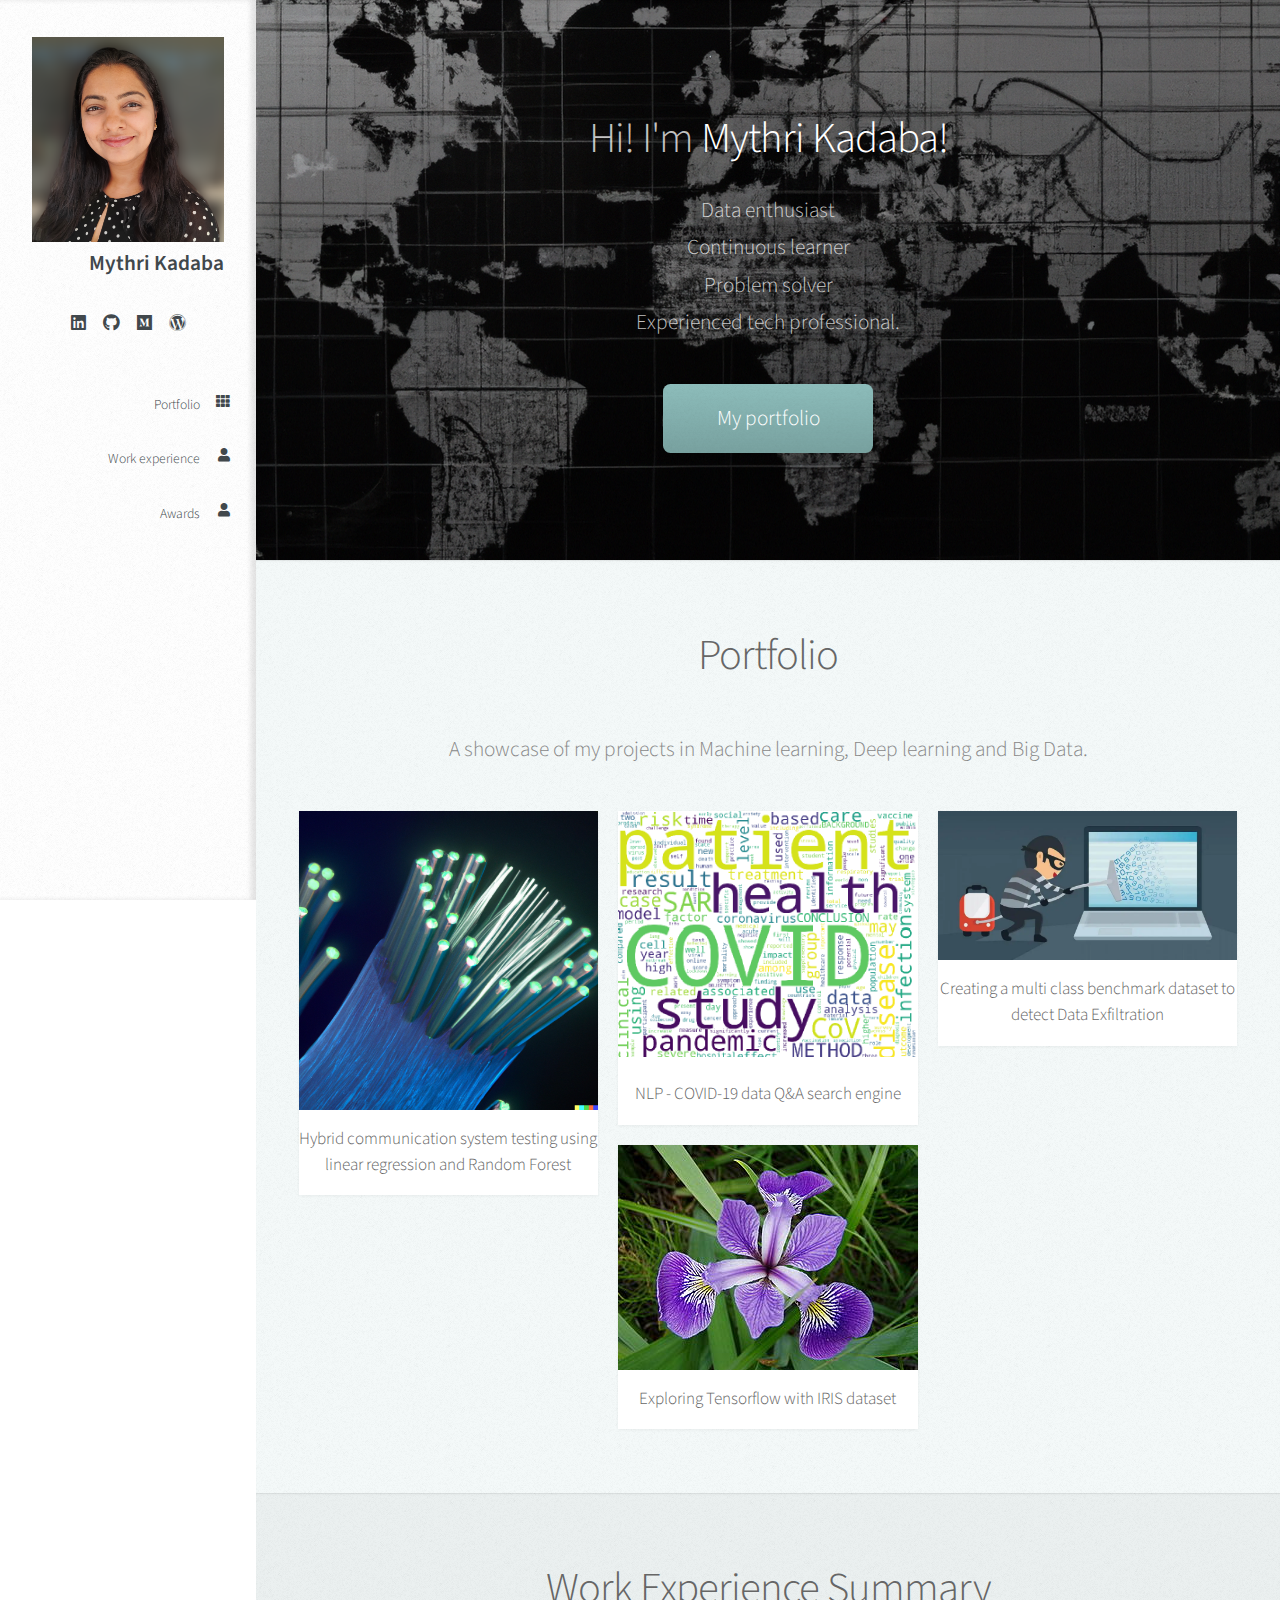
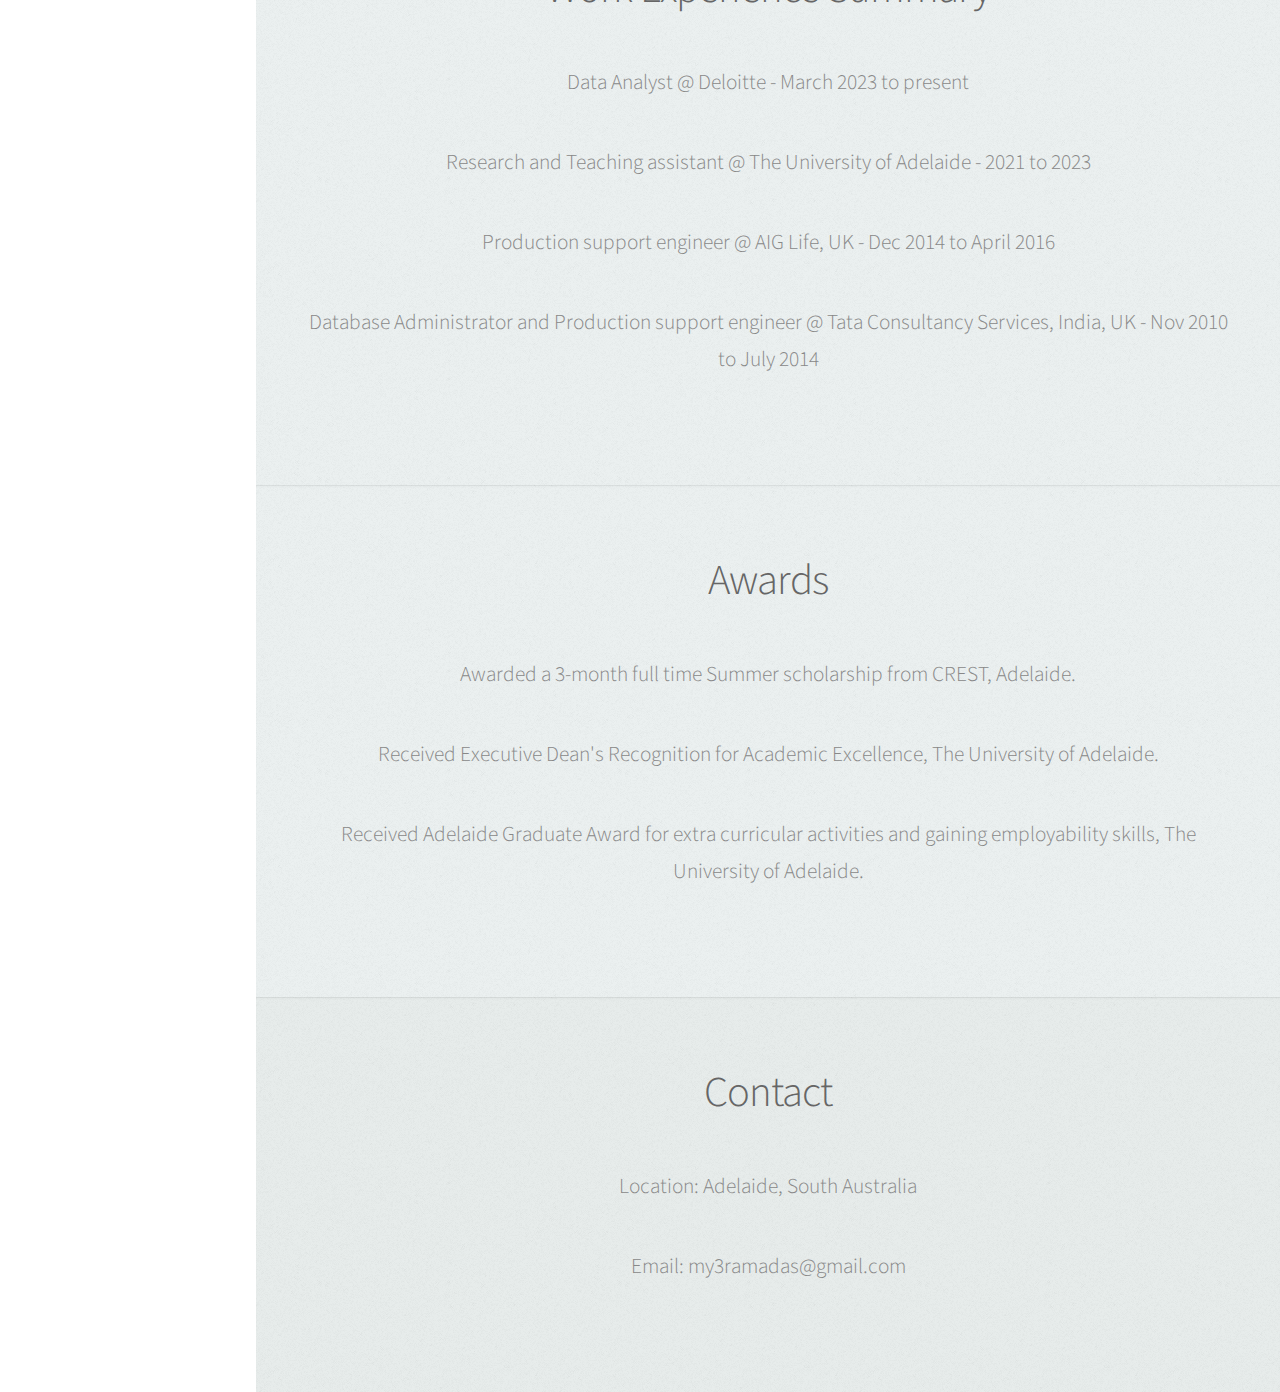
<file: index.html>
<!DOCTYPE HTML>
<!--
	Prologue by HTML5 UP
	html5up.net | @ajlkn
	Free for personal and commercial use under the CCA 3.0 license (html5up.net/license)
-->
<html>
	<head>
		<title>Mythri Kadaba</title>
		<meta charset="utf-8" />
		<meta name="viewport" content="width=device-width, initial-scale=1, user-scalable=no" />
		<link rel="stylesheet" href="assets/css/main.css" />
	</head>
	<body class="is-preload">

		<!-- Header -->
			<div id="header">

				<div class="top">

					<!-- Logo -->
						<div id="logo">
							<span class="image fit"><img src="images/Portfolio_dp.png" alt="" /></span>
							<h1 id="title">Mythri Kadaba</h1>
							<!-- <p>Data Scientist</p> -->
						</div>

					<!-- Social Icons -->
					<ul class="icons">
						<!-- <li><a href="#" class="icon brands fa-twitter"><span class="label">Twitter</span></a></li> -->
						<li><a href="https://linkedin.com/in/mythri-kadaba" class="icon brands fa-linkedin" target="_blank"><span class="label">LinkedIn</span></a></li>
						<!-- <li><a href="#" class="icon brands fa-facebook-f"><span class="label">Facebook</span></a></li> -->
						<li><a href="https://github.com/MythriKadaba" class="icon brands fa-github" target="_blank"><span class="label">Github</span></a></li>
						<li><a href="https://medium.com/@my3ramadas" class="icon brands fa-medium" target="_blank"><span class="label">Github</span></a></li>
						<li><a href="https://loveglobetrotting.wordpress.com/" class="icon brands fa-wordpress" target="_blank"><span class="label">Wordpress</span></a></li>
						<!-- <li><a href="#" class="icon brands fa-dribbble"><span class="label">Dribbble</span></a></li>
						<li><a href="#" class="icon solid fa-envelope"><span class="label">Email</span></a></li> -->
					</ul>

					<!-- Nav -->
						<nav id="nav">
							<ul>
								<!-- <li><a href="#top" id="top-link"><span class="icon solid fa-home">Intro</span></a></li> -->
								<li><a href="#portfolio" id="portfolio-link"><span class="icon solid fa-th">Portfolio</span></a></li>
								<li><a href="#about" id="about-link"><span class="icon solid fa-user">Work experience</span></a></li>
								<li><a href="#achievements" id="achievements-link"><span class="icon solid fa-user">Awards</span></a></li>
								<!-- <li><a href="#contact" id="contact-link"><span class="icon solid fa-envelope">Contact</span></a></li> -->
							</ul>
						</nav>

				</div>

				<!-- <div class="bottom"> -->

					<!-- Social Icons
						<ul class="icons">
							<li><a href="#" class="icon brands fa-twitter"><span class="label">Twitter</span></a></li>
							<li><a href="#" class="icon brands fa-facebook-f"><span class="label">Facebook</span></a></li>
							<li><a href="#" class="icon brands fa-github"><span class="label">Github</span></a></li>
							<li><a href="#" class="icon brands fa-dribbble"><span class="label">Dribbble</span></a></li>
							<li><a href="#" class="icon solid fa-envelope"><span class="label">Email</span></a></li>
						</ul> -->

				<!-- </div> -->

			</div>

		<!-- Main -->
			<div id="main">

				<!-- Intro -->
					<section id="top" class="one dark cover">
						<div class="container">

							<header>
								<h2 class="alt">Hi! I'm <strong>Mythri Kadaba!</strong><br /></h2> 
								<!-- <a href="http://html5up.net/license">A data enthusiast,</a> continuous learner, problem solver and an experienced tech professional.<br /> -->
								 <!-- <a href="http://html5up.net">HTML5 UP</a>.</h2> -->
								<p>Data enthusiast<br />
									Continuous learner <br />
									Problem solver <br />
									Experienced tech professional.</p>
							</header>

							<footer>
								<a href="#portfolio" class="button scrolly">My portfolio</a>
							</footer>

						</div>
					</section>

				<!-- Portfolio -->
					<section id="portfolio" class="two">
						<div class="container">

							<header>
								<h2>Portfolio</h2>
							</header>

							<p>A showcase of my projects in Machine learning, Deep learning and Big Data. </p>

							<div class="row">
								<div class="col-4 col-12-mobile">
									<!-- <article class="item">
										<a href="#" class="image fit"><img src="images/pic02.jpg" alt="" /></a>
										<header>
											<h3>Ipsum Feugiat</h3>
										</header>
									</article> -->
									<article class="item">
										<a href="Signals.html" class="image fit"><img src="images/FSO.png" alt="" /></a>
										<header>
											<h3>Hybrid communication system testing using linear regression and Random Forest </h3>
										</header>
									</article>
								</div>
								<div class="col-4 col-12-mobile">
									<article class="item">
										<a href="CORD.html" class="image fit"><img src="images/Wordcloud.png" alt="" /></a>
										<header>
											<h3>NLP - COVID-19 data Q&A search engine</h3>
										</header>
									</article>
									<article class="item">
										<a href="iris.html" class="image fit"><img src="images/iris.jpg" alt="" /></a>
										<header>
											<h3>Exploring Tensorflow with IRIS dataset</h3>
										</header>
									</article>
								</div>
								<div class="col-4 col-12-mobile">
									<!-- <article class="item">
										<a href="#" class="image fit"><img src="images/pic06.jpg" alt="" /></a>
										<header>
											<h3>Dolor Penatibus</h3>
										</header>
									</article> -->
									<article class="item">
										<a href="DXD.html" class="image fit"><img src="images/Data-Exfiltration.png" alt="" /></a>
										<header>
											<h3>Creating a multi class benchmark dataset to detect Data Exfiltration</h3>
										</header>
									</article>
								</div>
							</div>

						</div>
					</section>

				<!-- Work Experience -->
					<section id="about" class="three">
						<div class="container">

							<header>
								<h2>Work Experience Summary</h2>
							</header>

							<!-- <a href="#" class="image featured"><img src="images/pic08.jpg" alt="" /></a> -->
							<p>Data Analyst @ Deloitte - March 2023 to present</p>
							<p>Research and Teaching assistant @ The University of Adelaide - 2021 to 2023</p>
							<p>Production support engineer @ AIG Life, UK - Dec 2014 to April 2016</p>
							<p>Database Administrator and Production support engineer @ Tata Consultancy Services, India, UK - Nov 2010 to July 2014</p>
							



						</div>
					</section>

				<!-- Achievements -->
				<section id="achievements" class="three">
					<div class="container">

						<header>
							<h2>Awards</h2>
						</header>

						<!-- <a href="#" class="image featured"><img src="images/pic08.jpg" alt="" /></a> -->

						<p>Awarded a 3-month full time Summer scholarship from CREST, Adelaide.</p>	
						<p>Received Executive Dean's Recognition for Academic Excellence, The University of Adelaide.</p>
						<p>Received Adelaide Graduate Award for extra curricular activities and gaining employability skills, The University of Adelaide.</p>

					</div>
				</section>

				<!-- Contact -->
					<section id="contact" class="four">
						<div class="container">

							<header>
								<h2>Contact</h2>
							</header>

							<p>Location: Adelaide, South Australia</p>
							<p>Email: my3ramadas@gmail.com</p>

							<!-- <form method="post" action="#">
								<div class="row">
									<div class="col-6 col-12-mobile"><input type="text" name="name" placeholder="Name" /></div>
									<div class="col-6 col-12-mobile"><input type="text" name="email" placeholder="Email" /></div>
									<div class="col-12">
										<textarea name="message" placeholder="Message"></textarea>
									</div>
									<div class="col-12">
										<input type="submit" value="Send Message" />
									</div>
								</div>
							</form> -->

						</div>
					</section>

			</div>

		

		<!-- Scripts -->
			<script src="assets/js/jquery.min.js"></script>
			<script src="assets/js/jquery.scrolly.min.js"></script>
			<script src="assets/js/jquery.scrollex.min.js"></script>
			<script src="assets/js/browser.min.js"></script>
			<script src="assets/js/breakpoints.min.js"></script>
			<script src="assets/js/util.js"></script>
			<script src="assets/js/main.js"></script>

	</body>
</html>
</file>
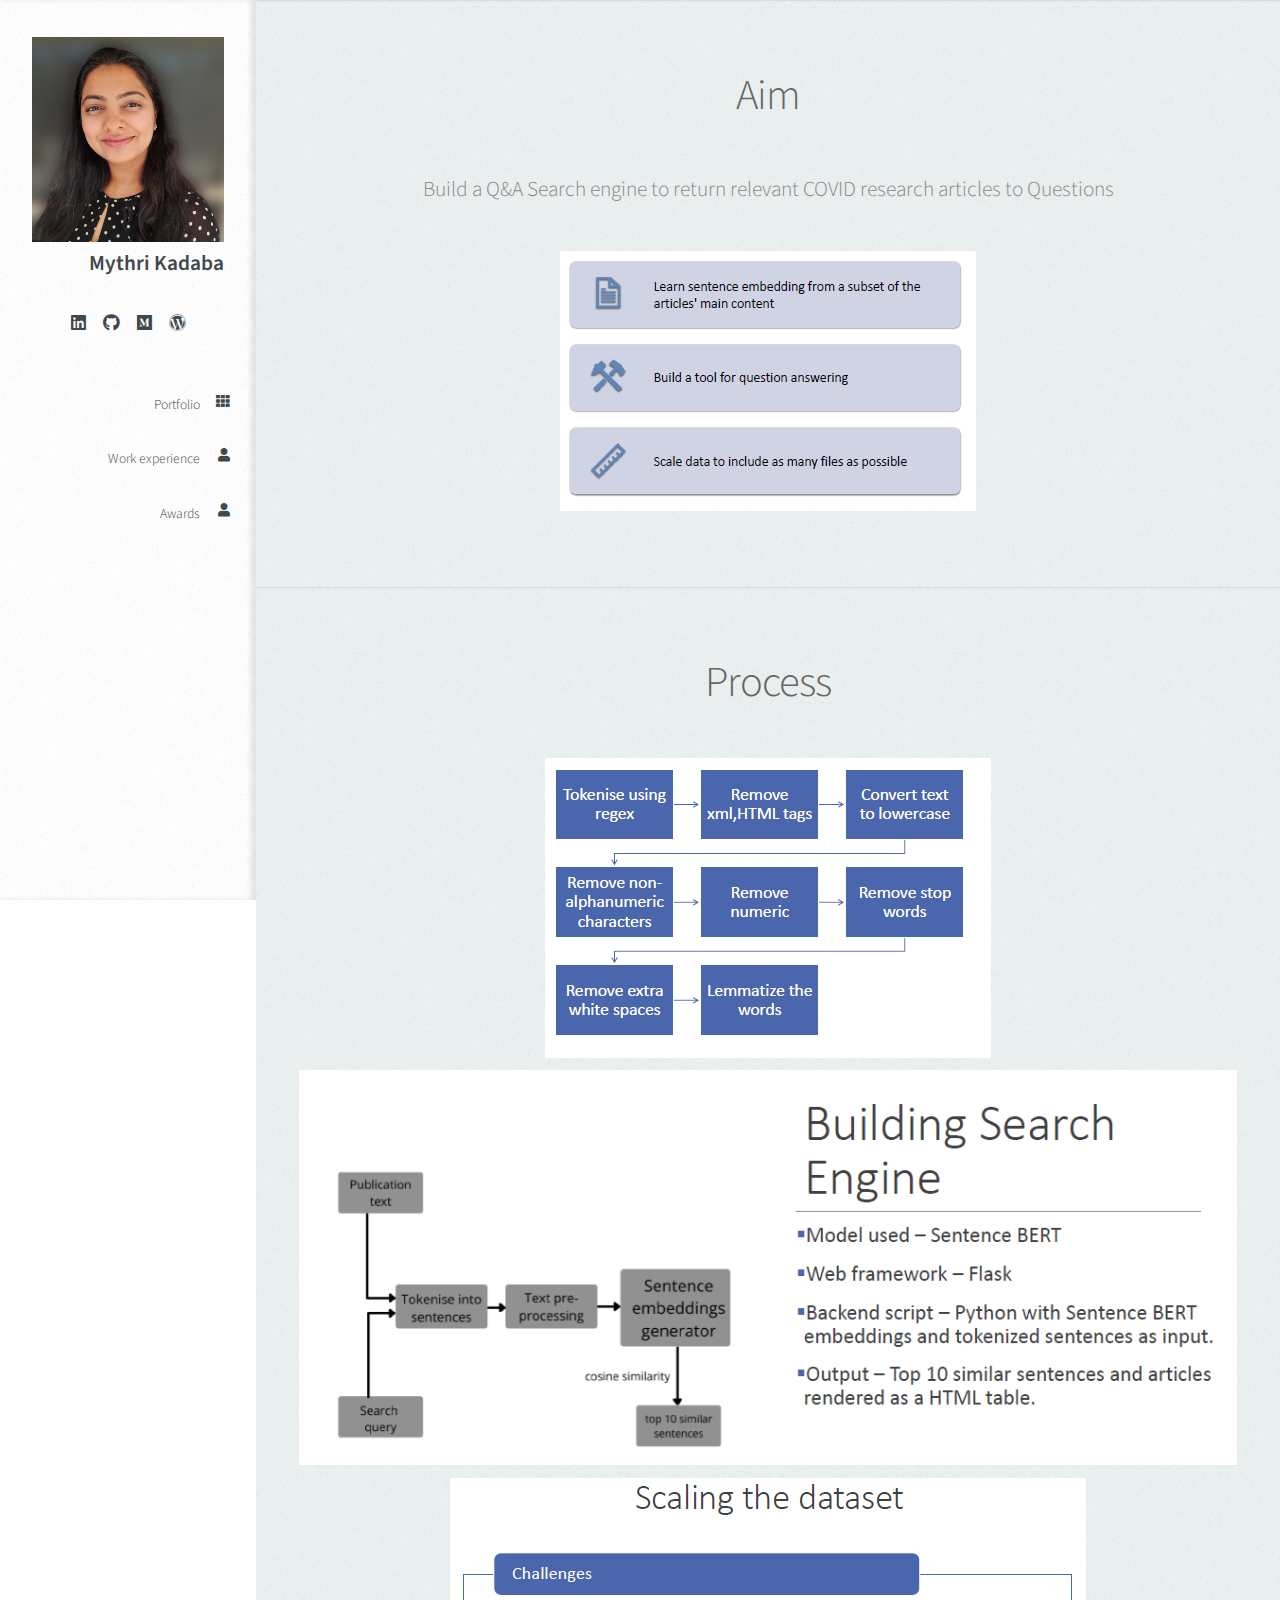
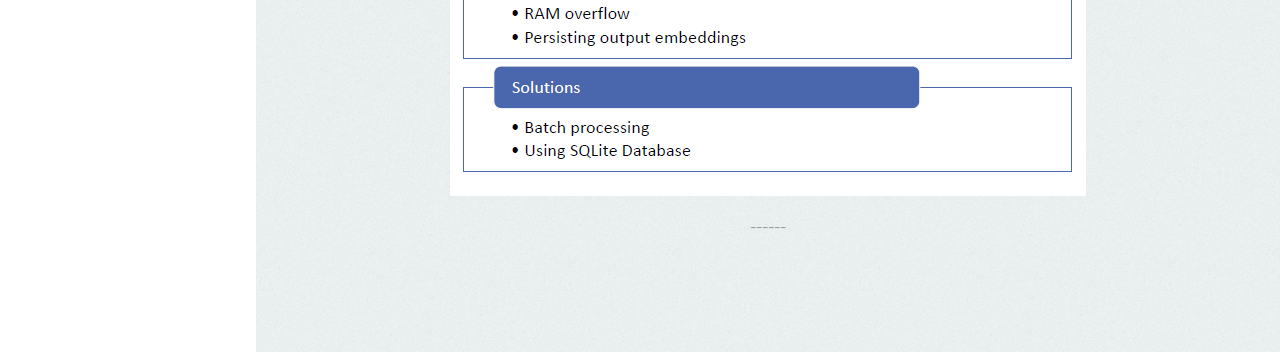
<file: CORD.html>
<!DOCTYPE HTML>
<!--
	Prologue by HTML5 UP
	html5up.net | @ajlkn
	Free for personal and commercial use under the CCA 3.0 license (html5up.net/license)
-->
<html>
	<head>
		<title>Mythri Kadaba</title>
		<meta charset="utf-8" />
		<meta name="viewport" content="width=device-width, initial-scale=1, user-scalable=no" />
		<link rel="stylesheet" href="assets/css/main.css" />
	</head>
	<body class="is-preload">

		<!-- Header -->
			<div id="header">

				<div class="top">

					<!-- Logo -->
						<div id="logo">
							<span class="image fit"><img src="images/Portfolio_dp.png" alt="" /></span>
							<h1 id="title">Mythri Kadaba</h1>
							<!-- <p>Data Scientist</p> -->
						</div>

					<!-- Social Icons -->
					<ul class="icons">
						<!-- <li><a href="#" class="icon brands fa-twitter"><span class="label">Twitter</span></a></li> -->
						<li><a href="https://linkedin.com/in/mythri-kadaba" class="icon brands fa-linkedin" target="_blank"><span class="label">LinkedIn</span></a></li>
						<!-- <li><a href="#" class="icon brands fa-facebook-f"><span class="label">Facebook</span></a></li> -->
						<li><a href="https://github.com/MythriKadaba" class="icon brands fa-github" target="_blank"><span class="label">Github</span></a></li>
						<li><a href="https://medium.com/@my3ramadas" class="icon brands fa-medium" target="_blank"><span class="label">Github</span></a></li>
						<li><a href="https://loveglobetrotting.wordpress.com/" class="icon brands fa-wordpress" target="_blank"><span class="label">Wordpress</span></a></li>
						<!-- <li><a href="#" class="icon brands fa-dribbble"><span class="label">Dribbble</span></a></li>
						<li><a href="#" class="icon solid fa-envelope"><span class="label">Email</span></a></li> -->
					</ul>

					<!-- Nav -->
						<nav id="nav">
							<ul>
								<!-- <li><a href="#top" id="top-link"><span class="icon solid fa-home">Intro</span></a></li> -->
								<li><a href="index.html#portfolio" id="portfolio-link"><span class="icon solid fa-th">Portfolio</span></a></li>
								<li><a href="index.html#about" id="about-link"><span class="icon solid fa-user">Work experience</span></a></li>
								<li><a href="index.html#achievements" id="achievements-link"><span class="icon solid fa-user">Awards</span></a></li>
								<!-- <li><a href="#contact" id="contact-link"><span class="icon solid fa-envelope">Contact</span></a></li> -->
							</ul>
						</nav>

				</div>

				<!-- <div class="bottom"> -->

					<!-- Social Icons
						<ul class="icons">
							<li><a href="#" class="icon brands fa-twitter"><span class="label">Twitter</span></a></li>
							<li><a href="#" class="icon brands fa-facebook-f"><span class="label">Facebook</span></a></li>
							<li><a href="#" class="icon brands fa-github"><span class="label">Github</span></a></li>
							<li><a href="#" class="icon brands fa-dribbble"><span class="label">Dribbble</span></a></li>
							<li><a href="#" class="icon solid fa-envelope"><span class="label">Email</span></a></li>
						</ul> -->

				<!-- </div> -->

			</div>

		<!-- Main -->
			<div id="main">

				

				<!-- Work Experience -->
					<section id="Flowchart" class="three">
						<div class="container">

							<header>
								<h2>Aim</h2>
							</header>

							<p>Build a Q&A Search engine to return relevant COVID research articles to Questions
							</p>

							<a href="#" class="image"><img src="images/CORD-intro.png" alt="" /></a>

						</div>
					</section>
					<!-- Steps -->
					<section id="Tools" class="three">
						<div class="container">

							<header>
								<h2>Process</h2>
							</header>
                            <a href="#" class="image"><img src="images/CORD-preprocess.png" alt="" /></a>
                            <a href="#" class="image"><img src="images/CORD-SBERT.png" alt="" /></a>
                            <a href="#" class="image"><img src="images/CORD-scaling.png" alt="" /></a>
							<p>------
							</p>

						</div>
					</section>
				<!-- Achievements
				<section id="Results" class="three">
					<div class="container">

						<header>
							<h2>Results</h2>
						</header>

						<ul>
							<li>--</li>
							<li>--</li>
						  </ul>

					
					</div>
				</section> -->

				

			</div>

		

		<!-- Scripts -->
			<script src="assets/js/jquery.min.js"></script>
			<script src="assets/js/jquery.scrolly.min.js"></script>
			<script src="assets/js/jquery.scrollex.min.js"></script>
			<script src="assets/js/browser.min.js"></script>
			<script src="assets/js/breakpoints.min.js"></script>
			<script src="assets/js/util.js"></script>
			<script src="assets/js/main.js"></script>

	</body>
</html>
</file>
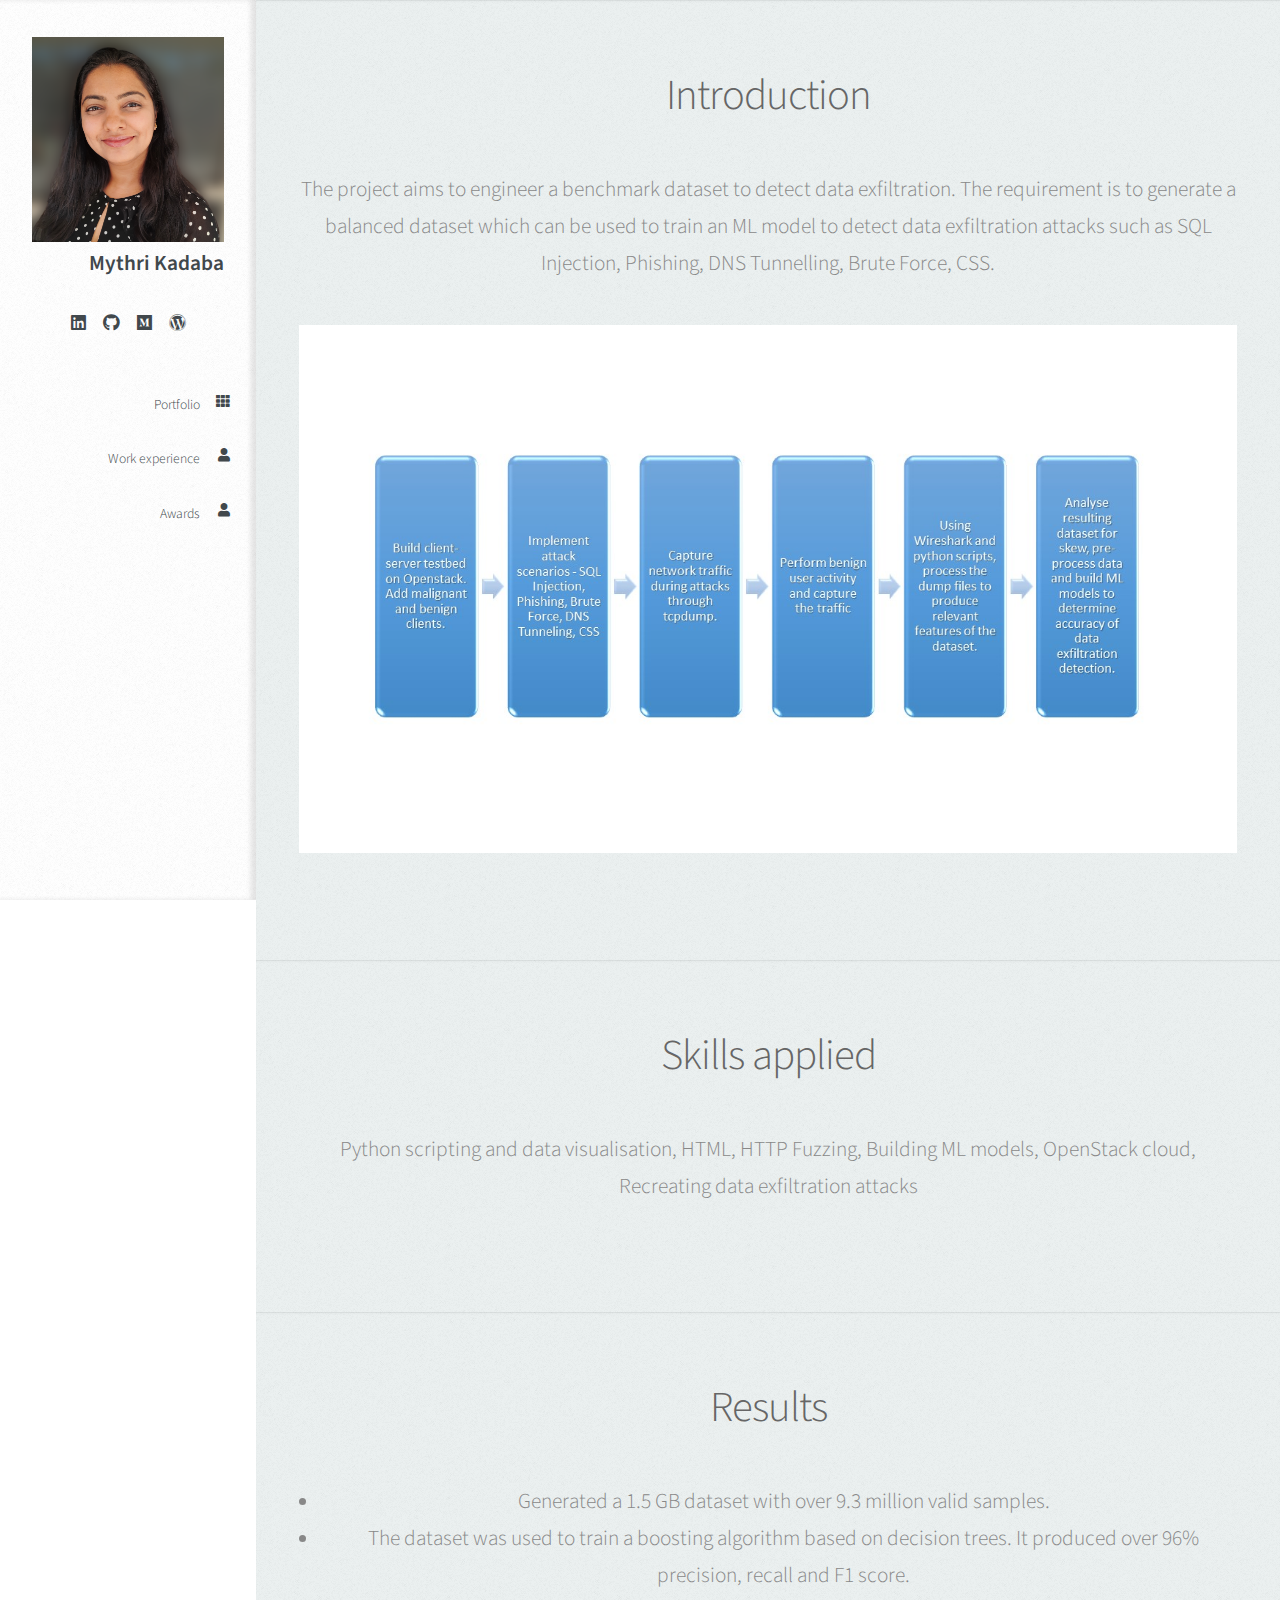
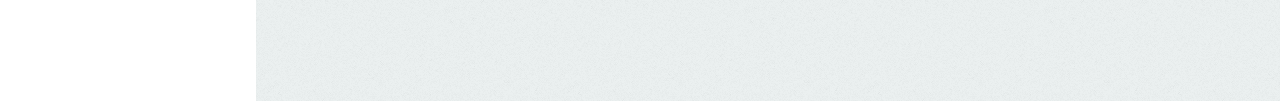
<file: DXD.html>
<!DOCTYPE HTML>
<!--
	Prologue by HTML5 UP
	html5up.net | @ajlkn
	Free for personal and commercial use under the CCA 3.0 license (html5up.net/license)
-->
<html>
	<head>
		<title>Mythri Kadaba</title>
		<meta charset="utf-8" />
		<meta name="viewport" content="width=device-width, initial-scale=1, user-scalable=no" />
		<link rel="stylesheet" href="assets/css/main.css" />
	</head>
	<body class="is-preload">

		<!-- Header -->
			<div id="header">

				<div class="top">

					<!-- Logo -->
						<div id="logo">
							<span class="image fit"><img src="images/Portfolio_dp.png" alt="" /></span>
							<h1 id="title">Mythri Kadaba</h1>
							<!-- <p>Data Scientist</p> -->
						</div>

					<!-- Social Icons -->
					<ul class="icons">
						<!-- <li><a href="#" class="icon brands fa-twitter"><span class="label">Twitter</span></a></li> -->
						<li><a href="https://linkedin.com/in/mythri-kadaba" class="icon brands fa-linkedin" target="_blank"><span class="label">LinkedIn</span></a></li>
						<!-- <li><a href="#" class="icon brands fa-facebook-f"><span class="label">Facebook</span></a></li> -->
						<li><a href="https://github.com/MythriKadaba" class="icon brands fa-github" target="_blank"><span class="label">Github</span></a></li>
						<li><a href="https://medium.com/@my3ramadas" class="icon brands fa-medium" target="_blank"><span class="label">Github</span></a></li>
						<li><a href="https://loveglobetrotting.wordpress.com/" class="icon brands fa-wordpress" target="_blank"><span class="label">Wordpress</span></a></li>
						<!-- <li><a href="#" class="icon brands fa-dribbble"><span class="label">Dribbble</span></a></li>
						<li><a href="#" class="icon solid fa-envelope"><span class="label">Email</span></a></li> -->
					</ul>

					<!-- Nav -->
						<nav id="nav">
							<ul>
								<!-- <li><a href="#top" id="top-link"><span class="icon solid fa-home">Intro</span></a></li> -->
								<li><a href="index.html#portfolio" id="portfolio-link"><span class="icon solid fa-th">Portfolio</span></a></li>
								<li><a href="index.html#about" id="about-link"><span class="icon solid fa-user">Work experience</span></a></li>
								<li><a href="index.html#achievements" id="achievements-link"><span class="icon solid fa-user">Awards</span></a></li>
								<!-- <li><a href="#contact" id="contact-link"><span class="icon solid fa-envelope">Contact</span></a></li> -->
							</ul>
						</nav>

				</div>

				<!-- <div class="bottom"> -->

					<!-- Social Icons
						<ul class="icons">
							<li><a href="#" class="icon brands fa-twitter"><span class="label">Twitter</span></a></li>
							<li><a href="#" class="icon brands fa-facebook-f"><span class="label">Facebook</span></a></li>
							<li><a href="#" class="icon brands fa-github"><span class="label">Github</span></a></li>
							<li><a href="#" class="icon brands fa-dribbble"><span class="label">Dribbble</span></a></li>
							<li><a href="#" class="icon solid fa-envelope"><span class="label">Email</span></a></li>
						</ul> -->

				<!-- </div> -->

			</div>

		<!-- Main -->
			<div id="main">

				

				<!-- Work Experience -->
					<section id="Flowchart" class="three">
						<div class="container">

							<header>
								<h2>Introduction</h2>
							</header>

							<p>The project aims to engineer a benchmark dataset to detect data exfiltration. The requirement is 
								to generate a balanced dataset which can be used to train an ML model to detect  data exfiltration attacks
								such as SQL Injection, Phishing, DNS Tunnelling, Brute Force, CSS.
							</p>

							<a href="#" class="image featured"><img src="images/DXD_flowchart.jpg" alt="" /></a>

						</div>
					</section>
					<!-- Work Experience -->
					<section id="Tools" class="three">
						<div class="container">

							<header>
								<h2>Skills applied</h2>
							</header>

							<p>Python scripting and data visualisation, HTML, HTTP Fuzzing, Building ML models, OpenStack cloud,
								Recreating data exfiltration attacks
							</p>

						</div>
					</section>
				<!-- Achievements -->
				<section id="Results" class="three">
					<div class="container">

						<header>
							<h2>Results</h2>
						</header>

						<ul>
							<li>Generated a 1.5 GB dataset with over 9.3 million valid samples.</li>
							<li>The dataset was used to train a boosting algorithm based on decision trees. It produced 
								over 96% precision, recall and F1 score.</li>
						  </ul>

					
					</div>
				</section>

				

			</div>

		

		<!-- Scripts -->
			<script src="assets/js/jquery.min.js"></script>
			<script src="assets/js/jquery.scrolly.min.js"></script>
			<script src="assets/js/jquery.scrollex.min.js"></script>
			<script src="assets/js/browser.min.js"></script>
			<script src="assets/js/breakpoints.min.js"></script>
			<script src="assets/js/util.js"></script>
			<script src="assets/js/main.js"></script>

	</body>
</html>
</file>
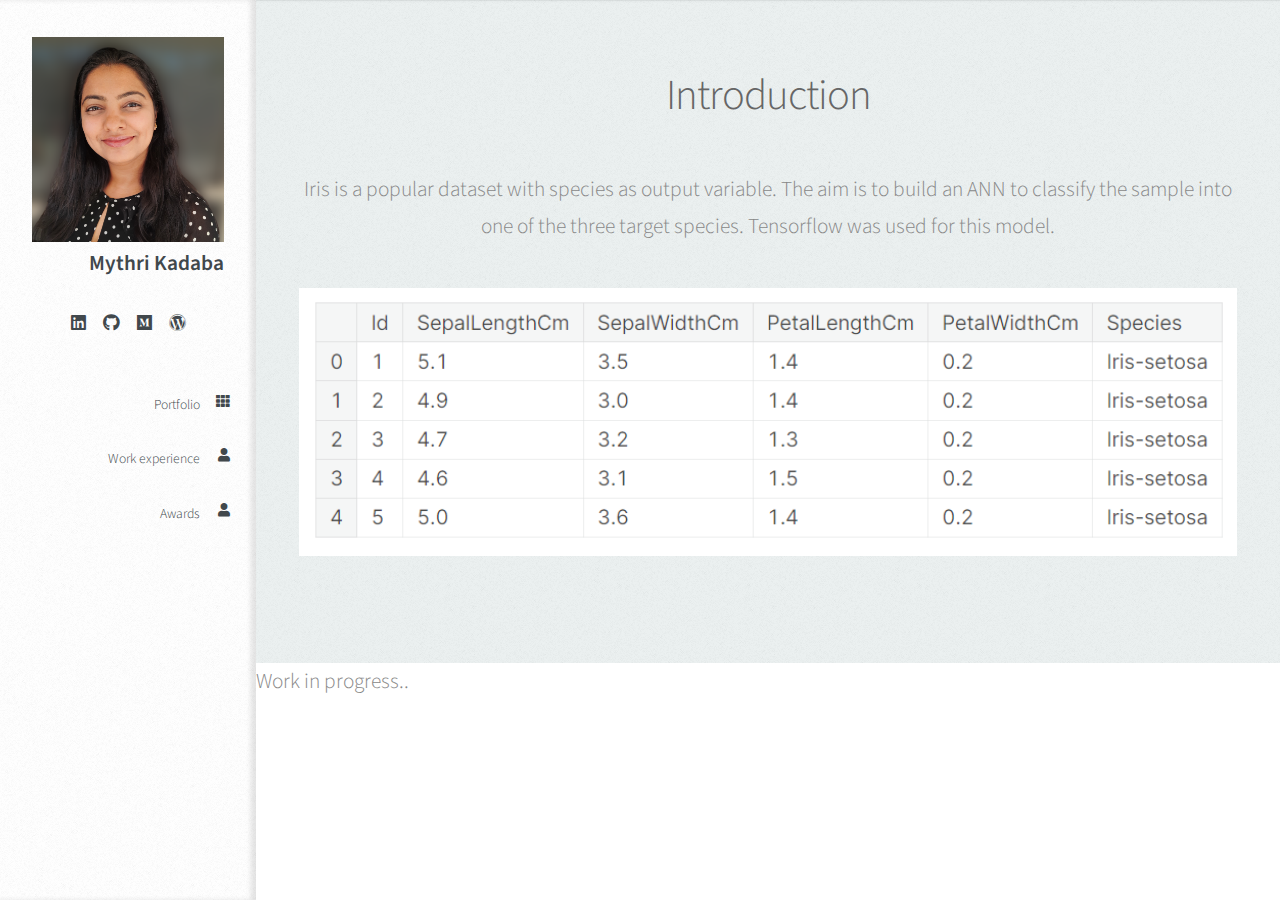
<file: iris.html>
<!DOCTYPE HTML>
<!--
	Prologue by HTML5 UP
	html5up.net | @ajlkn
	Free for personal and commercial use under the CCA 3.0 license (html5up.net/license)
-->
<html>
	<head>
		<title>Mythri Kadaba</title>
		<meta charset="utf-8" />
		<meta name="viewport" content="width=device-width, initial-scale=1, user-scalable=no" />
		<link rel="stylesheet" href="assets/css/main.css" />
	</head>
	<body class="is-preload">

		<!-- Header -->
			<div id="header">

				<div class="top">

					<!-- Logo -->
						<div id="logo">
							<span class="image fit"><img src="images/Portfolio_dp.png" alt="" /></span>
							<h1 id="title">Mythri Kadaba</h1>
							<!-- <p>Data Scientist</p> -->
						</div>

					<!-- Social Icons -->
					<ul class="icons">
						<!-- <li><a href="#" class="icon brands fa-twitter"><span class="label">Twitter</span></a></li> -->
						<li><a href="https://linkedin.com/in/mythri-kadaba" class="icon brands fa-linkedin" target="_blank"><span class="label">LinkedIn</span></a></li>
						<!-- <li><a href="#" class="icon brands fa-facebook-f"><span class="label">Facebook</span></a></li> -->
						<li><a href="https://github.com/MythriKadaba" class="icon brands fa-github" target="_blank"><span class="label">Github</span></a></li>
						<li><a href="https://medium.com/@my3ramadas" class="icon brands fa-medium" target="_blank"><span class="label">Github</span></a></li>
						<li><a href="https://loveglobetrotting.wordpress.com/" class="icon brands fa-wordpress" target="_blank"><span class="label">Wordpress</span></a></li>
						<!-- <li><a href="#" class="icon brands fa-dribbble"><span class="label">Dribbble</span></a></li>
						<li><a href="#" class="icon solid fa-envelope"><span class="label">Email</span></a></li> -->
					</ul>

					<!-- Nav -->
						<nav id="nav">
							<ul>
								<!-- <li><a href="#top" id="top-link"><span class="icon solid fa-home">Intro</span></a></li> -->
								<li><a href="index.html#portfolio" id="portfolio-link"><span class="icon solid fa-th">Portfolio</span></a></li>
								<li><a href="index.html#about" id="about-link"><span class="icon solid fa-user">Work experience</span></a></li>
								<li><a href="index.html#achievements" id="achievements-link"><span class="icon solid fa-user">Awards</span></a></li>
								<!-- <li><a href="#contact" id="contact-link"><span class="icon solid fa-envelope">Contact</span></a></li> -->
							</ul>
						</nav>

				</div>

				<!-- <div class="bottom"> -->

					<!-- Social Icons
						<ul class="icons">
							<li><a href="#" class="icon brands fa-twitter"><span class="label">Twitter</span></a></li>
							<li><a href="#" class="icon brands fa-facebook-f"><span class="label">Facebook</span></a></li>
							<li><a href="#" class="icon brands fa-github"><span class="label">Github</span></a></li>
							<li><a href="#" class="icon brands fa-dribbble"><span class="label">Dribbble</span></a></li>
							<li><a href="#" class="icon solid fa-envelope"><span class="label">Email</span></a></li>
						</ul> -->

				<!-- </div> -->

			</div>

		<!-- Main -->
			<div id="main">

				

				<!-- Work Experience -->
					<section id="Flowchart" class="three">
						<div class="container">

							<header>
								<h2>Introduction</h2>
							</header>

							<p>Iris is a popular dataset with species as output variable. 
								The aim is to build an ANN to classify the sample into one of the three target species.
								Tensorflow was used for this model.
							</p>

							<a href="#" class="image featured"><img src="images/iris-eda.png" alt="" /></a>

						</div>
					</section>
					<!-- Work Experience -->
					<!-- <section id="Tools" class="three">
						<div class="container">

							<header>
								<h2>ANN layers</h2>
							</header>

							<ul>
								<li>Input layer</li>
							</ul>	

						</div>
					</section> -->
				<!-- Achievements -->
				<!-- <section id="Results" class="three">
					<div class="container">

						<header>
							<h2>Results</h2>
						</header>

						<ul>
							<li>Generated a 1.5 GB dataset with over 9.3 million valid samples.</li>
							<li>The dataset was used to train a boosting algorithm based on decision trees. It produced 
								over 96% precision, recall and F1 score.</li>
						  </ul> -->

					
					<!-- </div> -->
					<p>Work in progress..</p>
				</section>

				

			</div>

		

		<!-- Scripts -->
			<script src="assets/js/jquery.min.js"></script>
			<script src="assets/js/jquery.scrolly.min.js"></script>
			<script src="assets/js/jquery.scrollex.min.js"></script>
			<script src="assets/js/browser.min.js"></script>
			<script src="assets/js/breakpoints.min.js"></script>
			<script src="assets/js/util.js"></script>
			<script src="assets/js/main.js"></script>

	</body>
</html>
</file>
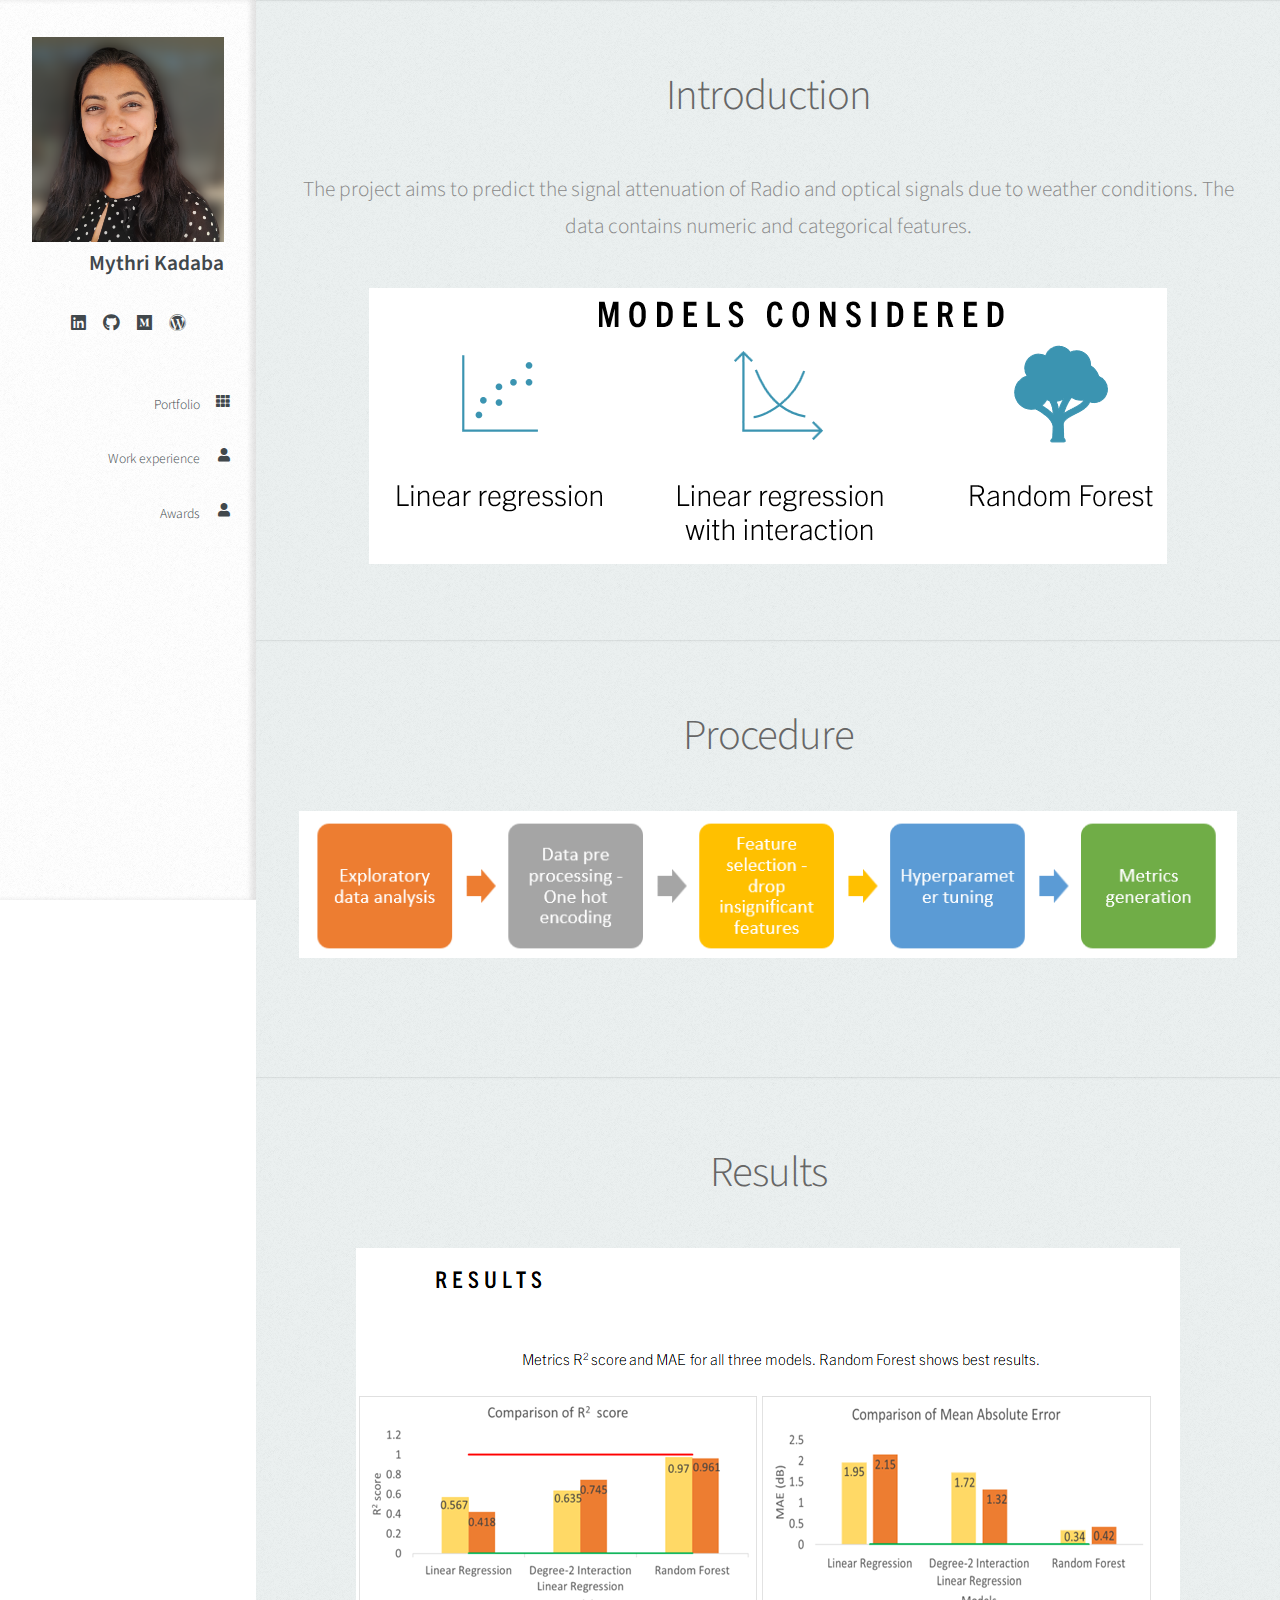
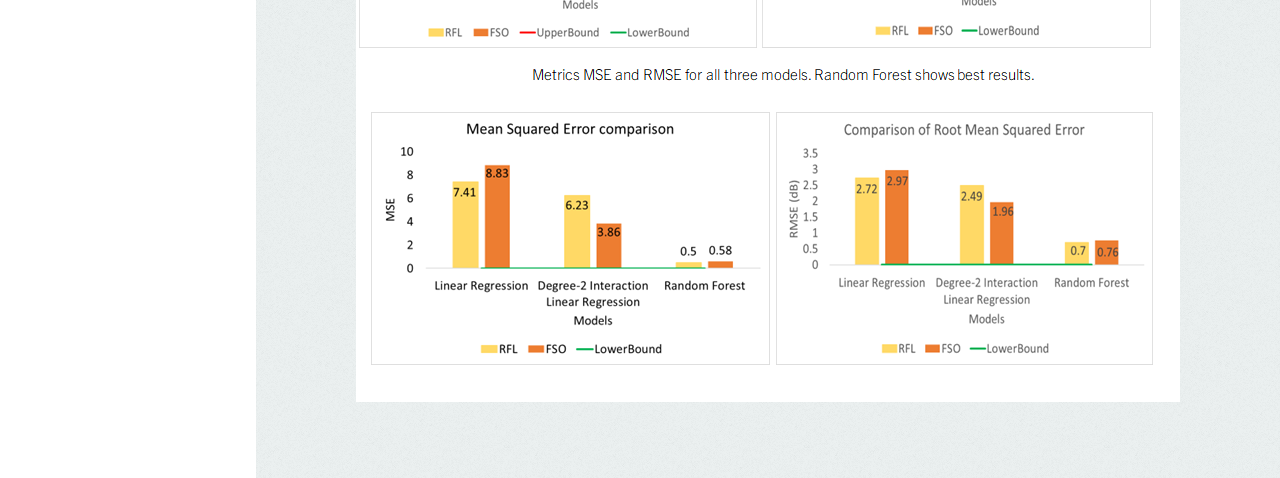
<file: Signals.html>
<!DOCTYPE HTML>
<!--
	Prologue by HTML5 UP
	html5up.net | @ajlkn
	Free for personal and commercial use under the CCA 3.0 license (html5up.net/license)
-->
<html>
	<head>
		<title>Mythri Kadaba</title>
		<meta charset="utf-8" />
		<meta name="viewport" content="width=device-width, initial-scale=1, user-scalable=no" />
		<link rel="stylesheet" href="assets/css/main.css" />
	</head>
	<body class="is-preload">

		<!-- Header -->
			<div id="header">

				<div class="top">

					<!-- Logo -->
						<div id="logo">
							<span class="image fit"><img src="images/Portfolio_dp.png" alt="" /></span>
							<h1 id="title">Mythri Kadaba</h1>
							<!-- <p>Data Scientist</p> -->
						</div>

					<!-- Social Icons -->
					<ul class="icons">
						<!-- <li><a href="#" class="icon brands fa-twitter"><span class="label">Twitter</span></a></li> -->
						<li><a href="https://linkedin.com/in/mythri-kadaba" class="icon brands fa-linkedin" target="_blank"><span class="label">LinkedIn</span></a></li>
						<!-- <li><a href="#" class="icon brands fa-facebook-f"><span class="label">Facebook</span></a></li> -->
						<li><a href="https://github.com/MythriKadaba" class="icon brands fa-github" target="_blank"><span class="label">Github</span></a></li>
						<li><a href="https://medium.com/@my3ramadas" class="icon brands fa-medium" target="_blank"><span class="label">Github</span></a></li>
						<li><a href="https://loveglobetrotting.wordpress.com/" class="icon brands fa-wordpress" target="_blank"><span class="label">Wordpress</span></a></li>
						<!-- <li><a href="#" class="icon brands fa-dribbble"><span class="label">Dribbble</span></a></li>
						<li><a href="#" class="icon solid fa-envelope"><span class="label">Email</span></a></li> -->
					</ul>

					<!-- Nav -->
						<nav id="nav">
							<ul>
								<!-- <li><a href="#top" id="top-link"><span class="icon solid fa-home">Intro</span></a></li> -->
								<li><a href="index.html#portfolio" id="portfolio-link"><span class="icon solid fa-th">Portfolio</span></a></li>
								<li><a href="index.html#about" id="about-link"><span class="icon solid fa-user">Work experience</span></a></li>
								<li><a href="index.html#achievements" id="achievements-link"><span class="icon solid fa-user">Awards</span></a></li>
								<!-- <li><a href="#contact" id="contact-link"><span class="icon solid fa-envelope">Contact</span></a></li> -->
							</ul>
						</nav>

				</div>

				<!-- <div class="bottom"> -->

					<!-- Social Icons
						<ul class="icons">
							<li><a href="#" class="icon brands fa-twitter"><span class="label">Twitter</span></a></li>
							<li><a href="#" class="icon brands fa-facebook-f"><span class="label">Facebook</span></a></li>
							<li><a href="#" class="icon brands fa-github"><span class="label">Github</span></a></li>
							<li><a href="#" class="icon brands fa-dribbble"><span class="label">Dribbble</span></a></li>
							<li><a href="#" class="icon solid fa-envelope"><span class="label">Email</span></a></li>
						</ul> -->

				<!-- </div> -->

			</div>

		<!-- Main -->
			<div id="main">

				

				<!-- Work Experience -->
					<section id="Flowchart" class="three">
						<div class="container">

							<header>
								<h2>Introduction</h2>
							</header>

							<p>The project aims to predict the signal attenuation of Radio and optical signals due to weather conditions. The data contains numeric and categorical features.
							</p>

							<a href="#" class="image"><img src="images/Signals-models.png" alt="" /></a>

						</div>
					</section>
					<!-- Work Experience -->
					<section id="Tools" class="three">
						<div class="container">

							<header>
								<h2>Procedure</h2>
							</header>
							<a href="#" class="image"><img src="images/Signals-flowchart.png" alt="" /></a>

							<p>
							</p>

						</div>
					</section>
				<!-- Achievements -->
				<section id="Results" class="three">
					<div class="container">

						<header>
							<h2>Results</h2>
						</header>
						<a href="#" class="image"><img src="images/signals_result.png" alt="" /></a>

						<!-- <ul>
							<li></li>
							<li></li>
						  </ul> -->

					
					</div>
				</section>

				

			</div>

		

		<!-- Scripts -->
			<script src="assets/js/jquery.min.js"></script>
			<script src="assets/js/jquery.scrolly.min.js"></script>
			<script src="assets/js/jquery.scrollex.min.js"></script>
			<script src="assets/js/browser.min.js"></script>
			<script src="assets/js/breakpoints.min.js"></script>
			<script src="assets/js/util.js"></script>
			<script src="assets/js/main.js"></script>

	</body>
</html>
</file>
<file: assets/css/main.css>
@import url("fontawesome-all.min.css");
@import url("https://fonts.googleapis.com/css?family=Source+Sans+Pro:300,300italic,400,600");

/*
	Prologue by HTML5 UP
	html5up.net | @ajlkn
	Free for personal and commercial use under the CCA 3.0 license (html5up.net/license)
*/

html, body, div, span, applet, object,
iframe, h1, h2, h3, h4, h5, h6, p, blockquote,
pre, a, abbr, acronym, address, big, cite,
code, del, dfn, em, img, ins, kbd, q, s, samp,
small, strike, strong, sub, sup, tt, var, b,
u, i, center, dl, dt, dd, ol, ul, li, fieldset,
form, label, legend, table, caption, tbody,
tfoot, thead, tr, th, td, article, aside,
canvas, details, embed, figure, figcaption,
footer, header, hgroup, menu, nav, output, ruby,
section, summary, time, mark, audio, video {
	margin: 0;
	padding: 0;
	border: 0;
	font-size: 100%;
	font: inherit;
	vertical-align: baseline;}

article, aside, details, figcaption, figure,
footer, header, hgroup, menu, nav, section {
	display: block;}

body {
	line-height: 1;
}

ol, ul {
	list-style: none;
}

blockquote, q {
	quotes: none;
}

	blockquote:before, blockquote:after, q:before, q:after {
		content: '';
		content: none;
	}

table {
	border-collapse: collapse;
	border-spacing: 0;
}

body {
	-webkit-text-size-adjust: none;
}

mark {
	background-color: transparent;
	color: inherit;
}

input::-moz-focus-inner {
	border: 0;
	padding: 0;
}

input, select, textarea {
	-moz-appearance: none;
	-webkit-appearance: none;
	-ms-appearance: none;
	appearance: none;
}

/* Basic */

	html {
		box-sizing: border-box;
	}

	*, *:before, *:after {
		box-sizing: inherit;
	}

	body {
		background: #fff;
		font-family: 'Source Sans Pro', sans-serif;
		font-size: 19pt;
		font-weight: 300;
		line-height: 1.75em;
		color: #888;
	}

		body.is-preload *, body.is-preload *:before, body.is-preload *:after {
			-moz-animation: none !important;
			-webkit-animation: none !important;
			-ms-animation: none !important;
			animation: none !important;
			-moz-transition: none !important;
			-webkit-transition: none !important;
			-ms-transition: none !important;
			transition: none !important;
		}

	input, textarea, select {
		font-family: 'Source Sans Pro', sans-serif;
		font-size: 19pt;
		font-weight: 300;
		line-height: 1.75em;
		color: #888;
	}

	h1, h2, h3, h4, h5, h6 {
		font-weight: 300;
		color: #666;
		line-height: 1.5em;
	}

	h1 a, h2 a, h3 a, h4 a, h5 a, h6 a {
		color: inherit;
		text-decoration: none;
	}

		h1 a strong, h2 a strong, h3 a strong, h4 a strong, h5 a strong, h6 a strong {
			color: #333;
		}

	h2 {
		font-size: 2em;
		letter-spacing: -1px;
	}

		h2.alt {
			color: #888;
		}

			h2.alt strong {
				color: #666;
			}

	h3 {
		font-size: 1.5em;
	}

	header {
		margin: 0 0 2em 0;
	}

		header > p {
			margin: 1em 0 0 0;
		}

	footer {
		margin: 2em 0 0 0;
	}

	strong, b {
		font-weight: 300;
		color: #666;
	}

	em, i {
		font-style: italic;
	}

	a {
		text-decoration: none;
		color: inherit;
		border-bottom: dotted 1px rgba(128, 128, 128, 0.5);
		-moz-transition: color 0.35s ease-in-out, border-bottom-color 0.35s ease-in-out;
		-webkit-transition: color 0.35s ease-in-out, border-bottom-color 0.35s ease-in-out;
		-ms-transition: color 0.35s ease-in-out, border-bottom-color 0.35s ease-in-out;
		transition: color 0.35s ease-in-out, border-bottom-color 0.35s ease-in-out;
		outline: 0;
	}

		a:hover {
			color: #E27689;
			border-bottom-color: rgba(255, 255, 255, 0);
		}

	sub {
		position: relative;
		top: 0.5em;
		font-size: 0.8em;
	}

	sup {
		position: relative;
		top: -0.5em;
		font-size: 0.8em;
	}

	hr {
		border: 0;
		border-top: solid 1px #ddd;
	}

	blockquote {
		border-left: solid 0.5em #ddd;
		padding: 1em 0 1em 2em;
		font-style: italic;
	}

	p, ul, ol, dl, table {
		margin-bottom: 2em;
	}

	br.clear {
		clear: both;
	}

/* Container */

	.container {
		margin: 0 auto;
		max-width: 100%;
		width: 1400px;
	}

		@media screen and (min-width: 961px) and (max-width: 1880px) {

			.container {
				width: 1200px;
			}

		}

		@media screen and (min-width: 961px) and (max-width: 1620px) {

			.container {
				width: 960px;
			}

		}

		@media screen and (min-width: 961px) and (max-width: 1320px) {

			.container {
				width: 100%;
			}

		}

		@media screen and (max-width: 960px) {

			.container {
				width: 100%;
			}

		}

		@media screen and (max-width: 736px) {

			.container {
				width: 100%;
			}

		}

/* Row */

	.row {
		display: flex;
		flex-wrap: wrap;
		box-sizing: border-box;
		align-items: stretch;
	}

		.row > * {
			box-sizing: border-box;
		}

		.row.gtr-uniform > * > :last-child {
			margin-bottom: 0;
		}

		.row.aln-left {
			justify-content: flex-start;
		}

		.row.aln-center {
			justify-content: center;
		}

		.row.aln-right {
			justify-content: flex-end;
		}

		.row.aln-top {
			align-items: flex-start;
		}

		.row.aln-middle {
			align-items: center;
		}

		.row.aln-bottom {
			align-items: flex-end;
		}

		.row > .imp {
			order: -1;
		}

		.row > .col-1 {
			width: 8.33333%;
		}

		.row > .off-1 {
			margin-left: 8.33333%;
		}

		.row > .col-2 {
			width: 16.66667%;
		}

		.row > .off-2 {
			margin-left: 16.66667%;
		}

		.row > .col-3 {
			width: 25%;
		}

		.row > .off-3 {
			margin-left: 25%;
		}

		.row > .col-4 {
			width: 33.33333%;
		}

		.row > .off-4 {
			margin-left: 33.33333%;
		}

		.row > .col-5 {
			width: 41.66667%;
		}

		.row > .off-5 {
			margin-left: 41.66667%;
		}

		.row > .col-6 {
			width: 50%;
		}

		.row > .off-6 {
			margin-left: 50%;
		}

		.row > .col-7 {
			width: 58.33333%;
		}

		.row > .off-7 {
			margin-left: 58.33333%;
		}

		.row > .col-8 {
			width: 66.66667%;
		}

		.row > .off-8 {
			margin-left: 66.66667%;
		}

		.row > .col-9 {
			width: 75%;
		}

		.row > .off-9 {
			margin-left: 75%;
		}

		.row > .col-10 {
			width: 83.33333%;
		}

		.row > .off-10 {
			margin-left: 83.33333%;
		}

		.row > .col-11 {
			width: 91.66667%;
		}

		.row > .off-11 {
			margin-left: 91.66667%;
		}

		.row > .col-12 {
			width: 100%;
		}

		.row > .off-12 {
			margin-left: 100%;
		}

		.row.gtr-0 {
			margin-top: 0px;
			margin-left: 0px;
		}

			.row.gtr-0 > * {
				padding: 0px 0 0 0px;
			}

			.row.gtr-0.gtr-uniform {
				margin-top: 0px;
			}

				.row.gtr-0.gtr-uniform > * {
					padding-top: 0px;
				}

		.row.gtr-25 {
			margin-top: -10px;
			margin-left: -10px;
		}

			.row.gtr-25 > * {
				padding: 10px 0 0 10px;
			}

			.row.gtr-25.gtr-uniform {
				margin-top: -10px;
			}

				.row.gtr-25.gtr-uniform > * {
					padding-top: 10px;
				}

		.row.gtr-50 {
			margin-top: -20px;
			margin-left: -20px;
		}

			.row.gtr-50 > * {
				padding: 20px 0 0 20px;
			}

			.row.gtr-50.gtr-uniform {
				margin-top: -20px;
			}

				.row.gtr-50.gtr-uniform > * {
					padding-top: 20px;
				}

		.row {
			margin-top: -40px;
			margin-left: -40px;
		}

			.row > * {
				padding: 40px 0 0 40px;
			}

			.row.gtr-uniform {
				margin-top: -40px;
			}

				.row.gtr-uniform > * {
					padding-top: 40px;
				}

		.row.gtr-150 {
			margin-top: -60px;
			margin-left: -60px;
		}

			.row.gtr-150 > * {
				padding: 60px 0 0 60px;
			}

			.row.gtr-150.gtr-uniform {
				margin-top: -60px;
			}

				.row.gtr-150.gtr-uniform > * {
					padding-top: 60px;
				}

		.row.gtr-200 {
			margin-top: -80px;
			margin-left: -80px;
		}

			.row.gtr-200 > * {
				padding: 80px 0 0 80px;
			}

			.row.gtr-200.gtr-uniform {
				margin-top: -80px;
			}

				.row.gtr-200.gtr-uniform > * {
					padding-top: 80px;
				}

		@media screen and (min-width: 961px) and (max-width: 1880px) {

			.row {
				display: flex;
				flex-wrap: wrap;
				box-sizing: border-box;
				align-items: stretch;
			}

				.row > * {
					box-sizing: border-box;
				}

				.row.gtr-uniform > * > :last-child {
					margin-bottom: 0;
				}

				.row.aln-left {
					justify-content: flex-start;
				}

				.row.aln-center {
					justify-content: center;
				}

				.row.aln-right {
					justify-content: flex-end;
				}

				.row.aln-top {
					align-items: flex-start;
				}

				.row.aln-middle {
					align-items: center;
				}

				.row.aln-bottom {
					align-items: flex-end;
				}

				.row > .imp-wide {
					order: -1;
				}

				.row > .col-1-wide {
					width: 8.33333%;
				}

				.row > .off-1-wide {
					margin-left: 8.33333%;
				}

				.row > .col-2-wide {
					width: 16.66667%;
				}

				.row > .off-2-wide {
					margin-left: 16.66667%;
				}

				.row > .col-3-wide {
					width: 25%;
				}

				.row > .off-3-wide {
					margin-left: 25%;
				}

				.row > .col-4-wide {
					width: 33.33333%;
				}

				.row > .off-4-wide {
					margin-left: 33.33333%;
				}

				.row > .col-5-wide {
					width: 41.66667%;
				}

				.row > .off-5-wide {
					margin-left: 41.66667%;
				}

				.row > .col-6-wide {
					width: 50%;
				}

				.row > .off-6-wide {
					margin-left: 50%;
				}

				.row > .col-7-wide {
					width: 58.33333%;
				}

				.row > .off-7-wide {
					margin-left: 58.33333%;
				}

				.row > .col-8-wide {
					width: 66.66667%;
				}

				.row > .off-8-wide {
					margin-left: 66.66667%;
				}

				.row > .col-9-wide {
					width: 75%;
				}

				.row > .off-9-wide {
					margin-left: 75%;
				}

				.row > .col-10-wide {
					width: 83.33333%;
				}

				.row > .off-10-wide {
					margin-left: 83.33333%;
				}

				.row > .col-11-wide {
					width: 91.66667%;
				}

				.row > .off-11-wide {
					margin-left: 91.66667%;
				}

				.row > .col-12-wide {
					width: 100%;
				}

				.row > .off-12-wide {
					margin-left: 100%;
				}

				.row.gtr-0 {
					margin-top: 0px;
					margin-left: 0px;
				}

					.row.gtr-0 > * {
						padding: 0px 0 0 0px;
					}

					.row.gtr-0.gtr-uniform {
						margin-top: 0px;
					}

						.row.gtr-0.gtr-uniform > * {
							padding-top: 0px;
						}

				.row.gtr-25 {
					margin-top: -10px;
					margin-left: -10px;
				}

					.row.gtr-25 > * {
						padding: 10px 0 0 10px;
					}

					.row.gtr-25.gtr-uniform {
						margin-top: -10px;
					}

						.row.gtr-25.gtr-uniform > * {
							padding-top: 10px;
						}

				.row.gtr-50 {
					margin-top: -20px;
					margin-left: -20px;
				}

					.row.gtr-50 > * {
						padding: 20px 0 0 20px;
					}

					.row.gtr-50.gtr-uniform {
						margin-top: -20px;
					}

						.row.gtr-50.gtr-uniform > * {
							padding-top: 20px;
						}

				.row {
					margin-top: -40px;
					margin-left: -40px;
				}

					.row > * {
						padding: 40px 0 0 40px;
					}

					.row.gtr-uniform {
						margin-top: -40px;
					}

						.row.gtr-uniform > * {
							padding-top: 40px;
						}

				.row.gtr-150 {
					margin-top: -60px;
					margin-left: -60px;
				}

					.row.gtr-150 > * {
						padding: 60px 0 0 60px;
					}

					.row.gtr-150.gtr-uniform {
						margin-top: -60px;
					}

						.row.gtr-150.gtr-uniform > * {
							padding-top: 60px;
						}

				.row.gtr-200 {
					margin-top: -80px;
					margin-left: -80px;
				}

					.row.gtr-200 > * {
						padding: 80px 0 0 80px;
					}

					.row.gtr-200.gtr-uniform {
						margin-top: -80px;
					}

						.row.gtr-200.gtr-uniform > * {
							padding-top: 80px;
						}

		}

		@media screen and (min-width: 961px) and (max-width: 1620px) {

			.row {
				display: flex;
				flex-wrap: wrap;
				box-sizing: border-box;
				align-items: stretch;
			}

				.row > * {
					box-sizing: border-box;
				}

				.row.gtr-uniform > * > :last-child {
					margin-bottom: 0;
				}

				.row.aln-left {
					justify-content: flex-start;
				}

				.row.aln-center {
					justify-content: center;
				}

				.row.aln-right {
					justify-content: flex-end;
				}

				.row.aln-top {
					align-items: flex-start;
				}

				.row.aln-middle {
					align-items: center;
				}

				.row.aln-bottom {
					align-items: flex-end;
				}

				.row > .imp-normal {
					order: -1;
				}

				.row > .col-1-normal {
					width: 8.33333%;
				}

				.row > .off-1-normal {
					margin-left: 8.33333%;
				}

				.row > .col-2-normal {
					width: 16.66667%;
				}

				.row > .off-2-normal {
					margin-left: 16.66667%;
				}

				.row > .col-3-normal {
					width: 25%;
				}

				.row > .off-3-normal {
					margin-left: 25%;
				}

				.row > .col-4-normal {
					width: 33.33333%;
				}

				.row > .off-4-normal {
					margin-left: 33.33333%;
				}

				.row > .col-5-normal {
					width: 41.66667%;
				}

				.row > .off-5-normal {
					margin-left: 41.66667%;
				}

				.row > .col-6-normal {
					width: 50%;
				}

				.row > .off-6-normal {
					margin-left: 50%;
				}

				.row > .col-7-normal {
					width: 58.33333%;
				}

				.row > .off-7-normal {
					margin-left: 58.33333%;
				}

				.row > .col-8-normal {
					width: 66.66667%;
				}

				.row > .off-8-normal {
					margin-left: 66.66667%;
				}

				.row > .col-9-normal {
					width: 75%;
				}

				.row > .off-9-normal {
					margin-left: 75%;
				}

				.row > .col-10-normal {
					width: 83.33333%;
				}

				.row > .off-10-normal {
					margin-left: 83.33333%;
				}

				.row > .col-11-normal {
					width: 91.66667%;
				}

				.row > .off-11-normal {
					margin-left: 91.66667%;
				}

				.row > .col-12-normal {
					width: 100%;
				}

				.row > .off-12-normal {
					margin-left: 100%;
				}

				.row.gtr-0 {
					margin-top: 0px;
					margin-left: 0px;
				}

					.row.gtr-0 > * {
						padding: 0px 0 0 0px;
					}

					.row.gtr-0.gtr-uniform {
						margin-top: 0px;
					}

						.row.gtr-0.gtr-uniform > * {
							padding-top: 0px;
						}

				.row.gtr-25 {
					margin-top: -10px;
					margin-left: -10px;
				}

					.row.gtr-25 > * {
						padding: 10px 0 0 10px;
					}

					.row.gtr-25.gtr-uniform {
						margin-top: -10px;
					}

						.row.gtr-25.gtr-uniform > * {
							padding-top: 10px;
						}

				.row.gtr-50 {
					margin-top: -20px;
					margin-left: -20px;
				}

					.row.gtr-50 > * {
						padding: 20px 0 0 20px;
					}

					.row.gtr-50.gtr-uniform {
						margin-top: -20px;
					}

						.row.gtr-50.gtr-uniform > * {
							padding-top: 20px;
						}

				.row {
					margin-top: -40px;
					margin-left: -40px;
				}

					.row > * {
						padding: 40px 0 0 40px;
					}

					.row.gtr-uniform {
						margin-top: -40px;
					}

						.row.gtr-uniform > * {
							padding-top: 40px;
						}

				.row.gtr-150 {
					margin-top: -60px;
					margin-left: -60px;
				}

					.row.gtr-150 > * {
						padding: 60px 0 0 60px;
					}

					.row.gtr-150.gtr-uniform {
						margin-top: -60px;
					}

						.row.gtr-150.gtr-uniform > * {
							padding-top: 60px;
						}

				.row.gtr-200 {
					margin-top: -80px;
					margin-left: -80px;
				}

					.row.gtr-200 > * {
						padding: 80px 0 0 80px;
					}

					.row.gtr-200.gtr-uniform {
						margin-top: -80px;
					}

						.row.gtr-200.gtr-uniform > * {
							padding-top: 80px;
						}

		}

		@media screen and (min-width: 961px) and (max-width: 1320px) {

			.row {
				display: flex;
				flex-wrap: wrap;
				box-sizing: border-box;
				align-items: stretch;
			}

				.row > * {
					box-sizing: border-box;
				}

				.row.gtr-uniform > * > :last-child {
					margin-bottom: 0;
				}

				.row.aln-left {
					justify-content: flex-start;
				}

				.row.aln-center {
					justify-content: center;
				}

				.row.aln-right {
					justify-content: flex-end;
				}

				.row.aln-top {
					align-items: flex-start;
				}

				.row.aln-middle {
					align-items: center;
				}

				.row.aln-bottom {
					align-items: flex-end;
				}

				.row > .imp-narrow {
					order: -1;
				}

				.row > .col-1-narrow {
					width: 8.33333%;
				}

				.row > .off-1-narrow {
					margin-left: 8.33333%;
				}

				.row > .col-2-narrow {
					width: 16.66667%;
				}

				.row > .off-2-narrow {
					margin-left: 16.66667%;
				}

				.row > .col-3-narrow {
					width: 25%;
				}

				.row > .off-3-narrow {
					margin-left: 25%;
				}

				.row > .col-4-narrow {
					width: 33.33333%;
				}

				.row > .off-4-narrow {
					margin-left: 33.33333%;
				}

				.row > .col-5-narrow {
					width: 41.66667%;
				}

				.row > .off-5-narrow {
					margin-left: 41.66667%;
				}

				.row > .col-6-narrow {
					width: 50%;
				}

				.row > .off-6-narrow {
					margin-left: 50%;
				}

				.row > .col-7-narrow {
					width: 58.33333%;
				}

				.row > .off-7-narrow {
					margin-left: 58.33333%;
				}

				.row > .col-8-narrow {
					width: 66.66667%;
				}

				.row > .off-8-narrow {
					margin-left: 66.66667%;
				}

				.row > .col-9-narrow {
					width: 75%;
				}

				.row > .off-9-narrow {
					margin-left: 75%;
				}

				.row > .col-10-narrow {
					width: 83.33333%;
				}

				.row > .off-10-narrow {
					margin-left: 83.33333%;
				}

				.row > .col-11-narrow {
					width: 91.66667%;
				}

				.row > .off-11-narrow {
					margin-left: 91.66667%;
				}

				.row > .col-12-narrow {
					width: 100%;
				}

				.row > .off-12-narrow {
					margin-left: 100%;
				}

				.row.gtr-0 {
					margin-top: 0px;
					margin-left: 0px;
				}

					.row.gtr-0 > * {
						padding: 0px 0 0 0px;
					}

					.row.gtr-0.gtr-uniform {
						margin-top: 0px;
					}

						.row.gtr-0.gtr-uniform > * {
							padding-top: 0px;
						}

				.row.gtr-25 {
					margin-top: -5px;
					margin-left: -5px;
				}

					.row.gtr-25 > * {
						padding: 5px 0 0 5px;
					}

					.row.gtr-25.gtr-uniform {
						margin-top: -5px;
					}

						.row.gtr-25.gtr-uniform > * {
							padding-top: 5px;
						}

				.row.gtr-50 {
					margin-top: -10px;
					margin-left: -10px;
				}

					.row.gtr-50 > * {
						padding: 10px 0 0 10px;
					}

					.row.gtr-50.gtr-uniform {
						margin-top: -10px;
					}

						.row.gtr-50.gtr-uniform > * {
							padding-top: 10px;
						}

				.row {
					margin-top: -20px;
					margin-left: -20px;
				}

					.row > * {
						padding: 20px 0 0 20px;
					}

					.row.gtr-uniform {
						margin-top: -20px;
					}

						.row.gtr-uniform > * {
							padding-top: 20px;
						}

				.row.gtr-150 {
					margin-top: -30px;
					margin-left: -30px;
				}

					.row.gtr-150 > * {
						padding: 30px 0 0 30px;
					}

					.row.gtr-150.gtr-uniform {
						margin-top: -30px;
					}

						.row.gtr-150.gtr-uniform > * {
							padding-top: 30px;
						}

				.row.gtr-200 {
					margin-top: -40px;
					margin-left: -40px;
				}

					.row.gtr-200 > * {
						padding: 40px 0 0 40px;
					}

					.row.gtr-200.gtr-uniform {
						margin-top: -40px;
					}

						.row.gtr-200.gtr-uniform > * {
							padding-top: 40px;
						}

		}

		@media screen and (max-width: 960px) {

			.row {
				display: flex;
				flex-wrap: wrap;
				box-sizing: border-box;
				align-items: stretch;
			}

				.row > * {
					box-sizing: border-box;
				}

				.row.gtr-uniform > * > :last-child {
					margin-bottom: 0;
				}

				.row.aln-left {
					justify-content: flex-start;
				}

				.row.aln-center {
					justify-content: center;
				}

				.row.aln-right {
					justify-content: flex-end;
				}

				.row.aln-top {
					align-items: flex-start;
				}

				.row.aln-middle {
					align-items: center;
				}

				.row.aln-bottom {
					align-items: flex-end;
				}

				.row > .imp-narrower {
					order: -1;
				}

				.row > .col-1-narrower {
					width: 8.33333%;
				}

				.row > .off-1-narrower {
					margin-left: 8.33333%;
				}

				.row > .col-2-narrower {
					width: 16.66667%;
				}

				.row > .off-2-narrower {
					margin-left: 16.66667%;
				}

				.row > .col-3-narrower {
					width: 25%;
				}

				.row > .off-3-narrower {
					margin-left: 25%;
				}

				.row > .col-4-narrower {
					width: 33.33333%;
				}

				.row > .off-4-narrower {
					margin-left: 33.33333%;
				}

				.row > .col-5-narrower {
					width: 41.66667%;
				}

				.row > .off-5-narrower {
					margin-left: 41.66667%;
				}

				.row > .col-6-narrower {
					width: 50%;
				}

				.row > .off-6-narrower {
					margin-left: 50%;
				}

				.row > .col-7-narrower {
					width: 58.33333%;
				}

				.row > .off-7-narrower {
					margin-left: 58.33333%;
				}

				.row > .col-8-narrower {
					width: 66.66667%;
				}

				.row > .off-8-narrower {
					margin-left: 66.66667%;
				}

				.row > .col-9-narrower {
					width: 75%;
				}

				.row > .off-9-narrower {
					margin-left: 75%;
				}

				.row > .col-10-narrower {
					width: 83.33333%;
				}

				.row > .off-10-narrower {
					margin-left: 83.33333%;
				}

				.row > .col-11-narrower {
					width: 91.66667%;
				}

				.row > .off-11-narrower {
					margin-left: 91.66667%;
				}

				.row > .col-12-narrower {
					width: 100%;
				}

				.row > .off-12-narrower {
					margin-left: 100%;
				}

				.row.gtr-0 {
					margin-top: 0px;
					margin-left: 0px;
				}

					.row.gtr-0 > * {
						padding: 0px 0 0 0px;
					}

					.row.gtr-0.gtr-uniform {
						margin-top: 0px;
					}

						.row.gtr-0.gtr-uniform > * {
							padding-top: 0px;
						}

				.row.gtr-25 {
					margin-top: -5px;
					margin-left: -5px;
				}

					.row.gtr-25 > * {
						padding: 5px 0 0 5px;
					}

					.row.gtr-25.gtr-uniform {
						margin-top: -5px;
					}

						.row.gtr-25.gtr-uniform > * {
							padding-top: 5px;
						}

				.row.gtr-50 {
					margin-top: -10px;
					margin-left: -10px;
				}

					.row.gtr-50 > * {
						padding: 10px 0 0 10px;
					}

					.row.gtr-50.gtr-uniform {
						margin-top: -10px;
					}

						.row.gtr-50.gtr-uniform > * {
							padding-top: 10px;
						}

				.row {
					margin-top: -20px;
					margin-left: -20px;
				}

					.row > * {
						padding: 20px 0 0 20px;
					}

					.row.gtr-uniform {
						margin-top: -20px;
					}

						.row.gtr-uniform > * {
							padding-top: 20px;
						}

				.row.gtr-150 {
					margin-top: -30px;
					margin-left: -30px;
				}

					.row.gtr-150 > * {
						padding: 30px 0 0 30px;
					}

					.row.gtr-150.gtr-uniform {
						margin-top: -30px;
					}

						.row.gtr-150.gtr-uniform > * {
							padding-top: 30px;
						}

				.row.gtr-200 {
					margin-top: -40px;
					margin-left: -40px;
				}

					.row.gtr-200 > * {
						padding: 40px 0 0 40px;
					}

					.row.gtr-200.gtr-uniform {
						margin-top: -40px;
					}

						.row.gtr-200.gtr-uniform > * {
							padding-top: 40px;
						}

		}

		@media screen and (max-width: 736px) {

			.row {
				display: flex;
				flex-wrap: wrap;
				box-sizing: border-box;
				align-items: stretch;
			}

				.row > * {
					box-sizing: border-box;
				}

				.row.gtr-uniform > * > :last-child {
					margin-bottom: 0;
				}

				.row.aln-left {
					justify-content: flex-start;
				}

				.row.aln-center {
					justify-content: center;
				}

				.row.aln-right {
					justify-content: flex-end;
				}

				.row.aln-top {
					align-items: flex-start;
				}

				.row.aln-middle {
					align-items: center;
				}

				.row.aln-bottom {
					align-items: flex-end;
				}

				.row > .imp-mobile {
					order: -1;
				}

				.row > .col-1-mobile {
					width: 8.33333%;
				}

				.row > .off-1-mobile {
					margin-left: 8.33333%;
				}

				.row > .col-2-mobile {
					width: 16.66667%;
				}

				.row > .off-2-mobile {
					margin-left: 16.66667%;
				}

				.row > .col-3-mobile {
					width: 25%;
				}

				.row > .off-3-mobile {
					margin-left: 25%;
				}

				.row > .col-4-mobile {
					width: 33.33333%;
				}

				.row > .off-4-mobile {
					margin-left: 33.33333%;
				}

				.row > .col-5-mobile {
					width: 41.66667%;
				}

				.row > .off-5-mobile {
					margin-left: 41.66667%;
				}

				.row > .col-6-mobile {
					width: 50%;
				}

				.row > .off-6-mobile {
					margin-left: 50%;
				}

				.row > .col-7-mobile {
					width: 58.33333%;
				}

				.row > .off-7-mobile {
					margin-left: 58.33333%;
				}

				.row > .col-8-mobile {
					width: 66.66667%;
				}

				.row > .off-8-mobile {
					margin-left: 66.66667%;
				}

				.row > .col-9-mobile {
					width: 75%;
				}

				.row > .off-9-mobile {
					margin-left: 75%;
				}

				.row > .col-10-mobile {
					width: 83.33333%;
				}

				.row > .off-10-mobile {
					margin-left: 83.33333%;
				}

				.row > .col-11-mobile {
					width: 91.66667%;
				}

				.row > .off-11-mobile {
					margin-left: 91.66667%;
				}

				.row > .col-12-mobile {
					width: 100%;
				}

				.row > .off-12-mobile {
					margin-left: 100%;
				}

				.row.gtr-0 {
					margin-top: 0px;
					margin-left: 0px;
				}

					.row.gtr-0 > * {
						padding: 0px 0 0 0px;
					}

					.row.gtr-0.gtr-uniform {
						margin-top: 0px;
					}

						.row.gtr-0.gtr-uniform > * {
							padding-top: 0px;
						}

				.row.gtr-25 {
					margin-top: -5px;
					margin-left: -5px;
				}

					.row.gtr-25 > * {
						padding: 5px 0 0 5px;
					}

					.row.gtr-25.gtr-uniform {
						margin-top: -5px;
					}

						.row.gtr-25.gtr-uniform > * {
							padding-top: 5px;
						}

				.row.gtr-50 {
					margin-top: -10px;
					margin-left: -10px;
				}

					.row.gtr-50 > * {
						padding: 10px 0 0 10px;
					}

					.row.gtr-50.gtr-uniform {
						margin-top: -10px;
					}

						.row.gtr-50.gtr-uniform > * {
							padding-top: 10px;
						}

				.row {
					margin-top: -20px;
					margin-left: -20px;
				}

					.row > * {
						padding: 20px 0 0 20px;
					}

					.row.gtr-uniform {
						margin-top: -20px;
					}

						.row.gtr-uniform > * {
							padding-top: 20px;
						}

				.row.gtr-150 {
					margin-top: -30px;
					margin-left: -30px;
				}

					.row.gtr-150 > * {
						padding: 30px 0 0 30px;
					}

					.row.gtr-150.gtr-uniform {
						margin-top: -30px;
					}

						.row.gtr-150.gtr-uniform > * {
							padding-top: 30px;
						}

				.row.gtr-200 {
					margin-top: -40px;
					margin-left: -40px;
				}

					.row.gtr-200 > * {
						padding: 40px 0 0 40px;
					}

					.row.gtr-200.gtr-uniform {
						margin-top: -40px;
					}

						.row.gtr-200.gtr-uniform > * {
							padding-top: 40px;
						}

		}

/* Sections/Article */

	section, article {
		margin-bottom: 3em;
	}

		section > :last-child,
		section > .container, section:last-child, article > :last-child,
		article > .container, article:last-child {
			margin-bottom: 0;
		}

		.row > section, .row > article {
			margin-bottom: 0;
		}

/* Image */

	.image {
		display: inline-block;
		border: 0;
	}

		.image img {
			display: block;
			width: 100%;
		}

		.image.avatar48 {
			width: 48px;
			height: 48px;
			background: #f00;
		}

			.image.avatar48 img {
				width: 48px;
				height: 48px;
			}

		.image.fit {
			display: block;
			width: 100%;
		}

		.image.featured {
			display: block;
			width: 100%;
			margin: 0 0 2em 0;
		}

		.image.left {
			float: left;
			margin: 0 2em 2em 0;
		}

		.image.centered {
			display: block;
			margin: 0 0 2em 0;
		}

			.image.centered img {
				margin: 0 auto;
				width: auto;
			}

/* List */

	ul {
		list-style: disc;
		padding-left: 1em;
	}

		ul li {
			padding-left: 0.5em;
		}

	ol {
		list-style: decimal;
		padding-left: 1.25em;
	}

		ol li {
			padding-left: 0.25em;
		}

/* Icons */

	ul.icons {
		cursor: default;
		list-style: none;
		padding-left: 0;
	}

		ul.icons li {
			display: inline-block;
			padding-left: 0;
		}

		ul.icons a {
			display: inline-block;
			width: 2em;
			height: 2em;
			line-height: 2em;
			text-align: center;
			border: 0;
		}

/* Form */

	form label {
		display: block;
		text-align: left;
		margin-bottom: 0.5em;
	}

	form input[type="text"],
	form input[type="email"],
	form input[type="password"],
	form select,
	form textarea {
		position: relative;
		-webkit-appearance: none;
		display: block;
		border: 0;
		outline: 0;
		background: #fff;
		background: rgba(255, 255, 255, 0.75);
		width: 100%;
		border-radius: 0.35em;
		padding: 0.75em 1em 0.75em 1em;
		box-shadow: inset 0 0.1em 0.1em 0 rgba(0, 0, 0, 0.05);
		border: solid 1px rgba(0, 0, 0, 0.15);
		-moz-transition: all 0.35s ease-in-out;
		-webkit-transition: all 0.35s ease-in-out;
		-ms-transition: all 0.35s ease-in-out;
		transition: all 0.35s ease-in-out;
	}

		form input[type="text"]:focus,
		form input[type="email"]:focus,
		form input[type="password"]:focus,
		form select:focus,
		form textarea:focus {
			box-shadow: 0 0 2px 1px #8ebebc;
			background: #fff;
		}

	form input[type="text"],
	form input[type="email"],
	form input[type="password"],
	form select {
		line-height: 1.25em;
	}

	form textarea {
		min-height: 14em;
	}

	form ::-webkit-input-placeholder {
		color: #555 !important;
	}

	form :-moz-placeholder {
		color: #555 !important;
	}

	form ::-moz-placeholder {
		color: #555 !important;
	}

	form :-ms-input-placeholder {
		color: #555 !important;
	}

	form ::-moz-focus-inner {
		border: 0;
	}

/* Table */

	table {
		width: 100%;
		text-align: left;
	}

		table tbody tr:nth-child(2n+2) {
			background: #f4f4f4;
		}

		table td {
			padding: 0.5em 1em 0.5em 1em;
		}

		table th {
			text-align: left;
			padding: 0.5em 1em 0.5em 1em;
			color: #fff;
			background: #222729 url("images/overlay.png");
		}

		table thead {
			background: #444;
			color: #fff;
		}

		table tfoot {
			background: #eee;
		}

/* Button */

	input[type="button"],
	input[type="submit"],
	input[type="reset"],
	button,
	.button {
		position: relative;
		display: inline-block;
		border-radius: 0.35em;
		color: #fff !important;
		text-decoration: none;
		padding: 0.75em 2.5em 0.75em 2.5em;
		background-color: #8ebebc;
		border: 0;
		cursor: pointer;
		background-image: -moz-linear-gradient(top, rgba(0, 0, 0, 0), rgba(0, 0, 0, 0.15)), url("images/overlay.png");
		background-image: -webkit-linear-gradient(top, rgba(0, 0, 0, 0), rgba(0, 0, 0, 0.15)), url("images/overlay.png");
		background-image: -ms-linear-gradient(top, rgba(0, 0, 0, 0), rgba(0, 0, 0, 0.15)), url("images/overlay.png");
		background-image: linear-gradient(top, rgba(0, 0, 0, 0), rgba(0, 0, 0, 0.15)), url("images/overlay.png");
		-moz-transition: background-color 0.35s ease-in-out;
		-webkit-transition: background-color 0.35s ease-in-out;
		-ms-transition: background-color 0.35s ease-in-out;
		transition: background-color 0.35s ease-in-out;
	}

		input[type="button"]:hover,
		input[type="submit"]:hover,
		input[type="reset"]:hover,
		button:hover,
		.button:hover {
			background-color: #9ececc;
		}

		input[type="button"]:active,
		input[type="submit"]:active,
		input[type="reset"]:active,
		button:active,
		.button:active {
			background-color: #7eaeac;
		}

/* Item */

	.item {
		box-shadow: 0 0.05em 0.15em 0 rgba(0, 0, 0, 0.05);
		margin-bottom: 40px;
	}

		.item header {
			background: #fff;
			margin: 0;
			padding: 1em 0 1em 0;
			font-size: 0.8em;
		}

			.item header h3 {
				font-size: 1em;
			}

/* Icons */

	.icon {
		text-decoration: none;
		text-decoration: none;
	}

		.icon:before {
			-moz-osx-font-smoothing: grayscale;
			-webkit-font-smoothing: antialiased;
			display: inline-block;
			font-style: normal;
			font-variant: normal;
			text-rendering: auto;
			line-height: 1;
			text-transform: none !important;
			font-family: 'Font Awesome 5 Free';
			font-weight: 400;
		}

		.icon:before {
			line-height: inherit;
		}

		.icon > .label {
			display: none;
		}

		.icon.solid:before {
			font-weight: 900;
		}

		.icon.brands:before {
			font-family: 'Font Awesome 5 Brands';
		}

/* Header */

	#header {
		display: -moz-flex;
		display: -webkit-flex;
		display: -ms-flex;
		display: flex;
		-moz-flex-direction: column;
		-webkit-flex-direction: column;
		-ms-flex-direction: column;
		flex-direction: column;
		-moz-justify-content: space-between;
		-webkit-justify-content: space-between;
		-ms-justify-content: space-between;
		justify-content: space-between;
		background: #fff url("images/overlay.png");
		/* background: #222629 url("images/overlay.png"); */
		box-shadow: inset -0.25em 0 0.25em 0 rgba(0, 0, 0, 0.1);
		color: #41484c;
		height: 100%;
		left: 0;
		overflow-y: auto;
		position: fixed;
		text-align: right;
		top: 0;
		width: 375px;
	}

		#header .top {
			-moz-flex-grow: 1;
			-webkit-flex-grow: 1;
			-ms-flex-grow: 1;
			flex-grow: 1;
		}

		#header .bottom {
			-moz-flex-shrink: 0;
			-webkit-flex-shrink: 0;
			-ms-flex-shrink: 0;
			flex-shrink: 0;
			padding: 1.5em 0 0.75em 0;
		}

			#header .bottom > :last-child {
				margin-bottom: 0;
			}

		#header .icons {
			font-size: 0.8em;
			text-align: center;
		}

			#header .icons a {
				color: #41484c;
				-moz-transition: color 0.35s ease-in-out;
				-webkit-transition: color 0.35s ease-in-out;
				-ms-transition: color 0.35s ease-in-out;
				transition: color 0.35s ease-in-out;
			}

				#header .icons a:hover {
					color: #e27689;
				}

	#logo {
		position: relative;
		margin: 1.75em 1.5em 1.5em 1.5em;
		min-height: 48px;
		cursor: default;
	}

		#logo h1 {
			position: relative;
			color: #41484c;
			font-weight: 600;
			font-size: 1em;
			line-height: 1em;
		}

		#logo p {
			position: relative;
			display: block;
			font-size: 0.8em;
			/* color: rgba(255, 255, 255, 0.5);*/
			color:color:rgba(128, 128, 128, 0.35)
			line-height: 1.25em;
			margin: 0.5em 0 0 0;
		}

		#logo .image {
			position: absolute;
			left: 0;
			top: 0;
		}

	#nav ul {
		list-style: none;
		padding-left: 0;
		margin-bottom: 0;
	}

		#nav ul li {
			padding-left: 0;
		}

			#nav ul li a {
				display: block;
				padding: 0.5em 1.5em 0.5em 1.5em;
				color: rgba(65, 72, 76, 1)
				text-decoration: none;
				outline: 0;
				border: 0;
				-moz-transition: none;
				-webkit-transition: none;
				-ms-transition: none;
				transition: none;
			}

				#nav ul li a span {
					position: relative;
					display: block;
					font-size: 0.8em;
				}

					#nav ul li a span:before {
						position: absolute;
						left: 0;
						/* color: #fff; */
						color:rgba(128, 128, 128, 0.35)
						text-align: center;
						width: 1.25em;
						line-height: 1.75em;
					}

				#nav ul li a.active {
					background: rgba(0, 0, 0, 0.15);
					box-shadow: inset 0 0 0.25em 0 rgba(0, 0, 0, 0.125);
					color: #fff;
				}

					#nav ul li a.active span:before {
						color: #e27689;
					}

/* Footer */

	#footer {
		margin-left: 375px;
		text-align: center;
		background-color: #dce3e2;
		padding: 3em 0 4em 0;
		box-shadow: inset 0 1px 0 0 rgba(0, 0, 0, 0.05), inset 0 0.1em 0.1em 0 rgba(0, 0, 0, 0.025);
		font-size: 0.8em;
	}

		#footer .copyright {
			cursor: default;
			margin: 0;
		}

			#footer .copyright li {
				display: inline-block;
				line-height: 1em;
				border-left: solid 1px rgba(128, 128, 128, 0.35);
				padding: 0 0 0 0.5em;
				margin: 0 0 0 0.5em;
			}

				#footer .copyright li:first-child {
					border-left: 0;
					padding-left: 0;
					margin-left: 0;
				}

/* Main */

	#main {
		margin-left: 375px;
	}

		#main > section {
			margin: 0;
			overflow: hidden;
			padding: 4em 0;
			box-shadow: inset 0 1px 0 0 rgba(0, 0, 0, 0.05), inset 0 0.1em 0.1em 0 rgba(0, 0, 0, 0.025);
			text-align: center;
			background-image: url("images/overlay.png");
		}

			#main > section.dark {
				color: #ddd;
				color: rgba(255, 255, 255, 0.75);
			}

				#main > section.dark h2, #main > section.dark h3, #main > section.dark h4, #main > section.dark h5, #main > section.dark h6 {
					color: inherit;
				}

				#main > section.dark strong {
					color: #fff;
					border-color: inherit;
				}

				#main > section.dark a {
					color: #fff;
					border-color: inherit;
				}

					#main > section.dark a:hover {
						border-bottom-color: rgba(255, 255, 255, 0);
					}

			#main > section.cover {
				padding: 10em 0;
				background-size: cover;
				background-position: center center;
			}

			#main > section.one {
				background-color: #81918E;
				background-image: url("../../images/worl_map_dalle.png");
			}

			#main > section.two {
				background-color: #f5fafa;
			}

			#main > section.three {
				background-color: #ecf1f1;
			}

			#main > section.four {
				background-color: #e8edec;
			}

/* Wide */

	@media screen and (min-width: 961px) and (max-width: 1880px) {

		/* Basic */

			body, input, textarea, select {
				font-size: 17pt;
			}

		/* Header */

			#header {
				width: 300px;
			}

		/* Footer */

			#footer {
				margin-left: 300px;
			}

		/* Main */

			#main {
				margin-left: 300px;
			}

	}

/* Normal */

	@media screen and (min-width: 961px) and (max-width: 1620px) {

		/* Main */

			#main > section {
				padding: 3em 0;
			}

			#main section.cover {
				padding: 5em 0;
			}

	}

/* Narrow */

	@media screen and (min-width: 961px) and (max-width: 1320px) {

		/* Basic */

			body, input, textarea, select {
				font-size: 16pt;
			}

			.container {
				padding: 0 2em 0 2em;
			}

		/* Icons */

			ul.icons li a {
				width: 1.75em;
			}

		/* Item */

			.item {
				margin-bottom: 20px;
			}

		/* Header */

			#header {
				width: 20%;
			}

			#logo .image {
				position: relative;
				margin: 0 0 0.5em 0;
			}

			#nav ul li a {
				font-size: 0.8em;
				padding-top: 0.5em;
				padding-bottom: 0.5em;
			}

				#nav ul li a span {
					padding-right: 2.25em;
				}

					#nav ul li a span:before {
						left: 100%;
						margin-left: -1.25em;
						line-height: 2.25em;
					}

		/* Footer */

			#footer {
				margin-left: 20%;
			}

		/* Main */

			#main {
				margin-left: 20%;
			}

	}

/* Narrower */

	#headerToggle {
		display: none;
	}

	@media screen and (max-width: 960px) {

		/* Basic */

			html, body {
				overflow-x: hidden;
			}

			body, input, textarea, select {
				font-size: 16pt;
			}

			header br {
				display: none;
			}

			.container {
				padding: 0 2em 0 2em;
			}

		/* Item */

			.item {
				margin-bottom: 15px;
			}

		/* Icons */

			ul.icons a {
				width: 1.75em;
				font-size: 1.25em;
			}

		/* Header */

			#header {
				-moz-backface-visibility: hidden;
				-webkit-backface-visibility: hidden;
				-ms-backface-visibility: hidden;
				backface-visibility: hidden;
				-moz-transform: translateX(-275px);
				-webkit-transform: translateX(-275px);
				-ms-transform: translateX(-275px);
				transform: translateX(-275px);
				-moz-transition: -moz-transform 0.5s ease;
				-webkit-transition: -webkit-transform 0.5s ease;
				-ms-transition: -ms-transform 0.5s ease;
				transition: transform 0.5s ease;
				-webkit-overflow-scrolling: touch;
				display: block;
				height: 100%;
				left: 0;
				overflow-y: auto;
				position: fixed;
				top: 0;
				width: 275px;
				z-index: 10002;
				width: 275px;
				background: #222729 url("images/overlay.png");
				box-shadow: inset -0.25em 0 0.25em 0 rgba(0, 0, 0, 0.125);
			}

				#header .top {
					position: relative;
				}

				#header .bottom {
					border-top: solid 1px rgba(255, 255, 255, 0.05);
					box-shadow: 0 -1px 0 0 rgba(0, 0, 0, 0.15);
					padding-top: 2em;
					margin-top: 2em;
					position: relative;
				}

			#logo {
				margin: 1.5em 1.25em 1.25em 1.25em;
			}

			#nav ul li a {
				padding: 0.5em 1.25em 0.5em 1.25em;
			}

			#headerToggle {
				-moz-backface-visibility: hidden;
				-webkit-backface-visibility: hidden;
				-ms-backface-visibility: hidden;
				backface-visibility: hidden;
				-moz-transition: -moz-transform 0.5s ease;
				-webkit-transition: -webkit-transform 0.5s ease;
				-ms-transition: -ms-transform 0.5s ease;
				transition: transform 0.5s ease;
				display: block;
				height: 2.25em;
				left: 0;
				position: fixed;
				top: 0;
				width: 3.25em;
				z-index: 10001;
			}

				#headerToggle .toggle {
					text-decoration: none;
					position: absolute;
					left: 0;
					top: 0;
					width: 100%;
					height: 100%;
					outline: 0;
					border: 0;
				}

					#headerToggle .toggle:before {
						-moz-osx-font-smoothing: grayscale;
						-webkit-font-smoothing: antialiased;
						display: inline-block;
						font-style: normal;
						font-variant: normal;
						text-rendering: auto;
						line-height: 1;
						text-transform: none !important;
						font-family: 'Font Awesome 5 Free';
						font-weight: 900;
					}

					#headerToggle .toggle:before {
						text-decoration: none;
						content: '\f0c9';
						color: #fff;
						font-size: 18px;
						background: rgba(128, 136, 144, 0.5);
						border-radius: 0.35em;
						text-align: center;
						position: absolute;
						left: 0.5em;
						top: 0.5em;
						display: block;
						width: 3.25em;
						height: 2.25em;
						line-height: 2.25em;
					}

			body.header-visible #main {
				-moz-transform: translateX(275px);
				-webkit-transform: translateX(275px);
				-ms-transform: translateX(275px);
				transform: translateX(275px);
			}

			body.header-visible #headerToggle {
				-moz-transform: translateX(275px);
				-webkit-transform: translateX(275px);
				-ms-transform: translateX(275px);
				transform: translateX(275px);
			}

			body.header-visible #header {
				-moz-transform: translateX(0);
				-webkit-transform: translateX(0);
				-ms-transform: translateX(0);
				transform: translateX(0);
			}

		/* Footer */

			#footer {
				margin-left: 0;
			}

		/* Main */

			#main {
				-moz-backface-visibility: hidden;
				-webkit-backface-visibility: hidden;
				-ms-backface-visibility: hidden;
				backface-visibility: hidden;
				-moz-transition: -moz-transform 0.5s ease;
				-webkit-transition: -webkit-transform 0.5s ease;
				-ms-transition: -ms-transform 0.5s ease;
				transition: transform 0.5s ease;
				padding-bottom: 1px;
				margin-left: 0;
			}

				#main > section {
					padding: 3em 0;
				}

				#main section.cover {
					padding: 4em 0;
				}

	}

/* Mobile */

	@media screen and (max-width: 736px) {

		/* Basic */

			body, input, textarea, select {
				font-size: 14pt;
			}

			h2 {
				font-size: 1.5em;
				letter-spacing: 0;
				font-weight: 300;
			}

			.container {
				padding: 0 15px 0 15px;
			}

		/* List */

			ul.icons a {
				width: 2em;
				font-size: 1.25em;
			}

		/* Main */

			#main > section {
				padding: 2em 0;
			}

			#main section.cover {
				padding: 4em 0em;
			}

				#main section.cover header {
					padding: 0 1em;
				}

		/* Footer */

			#footer .copyright li {
				display: block;
				line-height: 1.25em;
				border: 0;
				padding: 0;
				margin: 1em 0 0 0;
			}

				#footer .copyright li:first-child {
					margin-top: 0;
				}

	}
</file>
